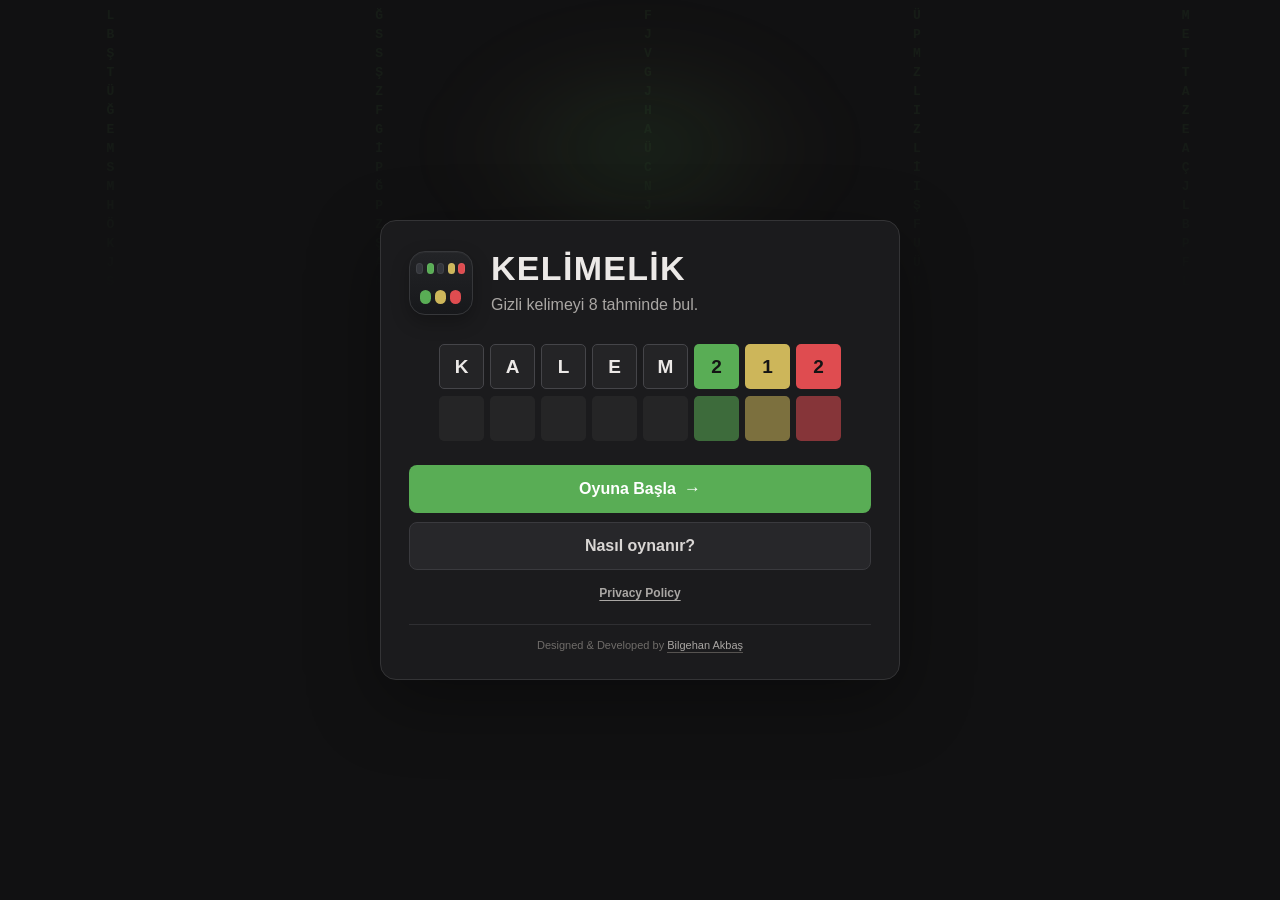
<file: index.html>
<!doctype html>
<html lang="tr">
<head>
<meta charset="utf-8">
<meta name="viewport" content="width=device-width,initial-scale=1,viewport-fit=cover">
<meta name="theme-color" content="#111111">
<meta name="description" content="Kelimelik — Türkçe kelime tahmin oyunu.">
<meta name="robots" content="index,follow">
<meta name="referrer" content="strict-origin-when-cross-origin">
<meta http-equiv="Content-Security-Policy" content="default-src 'self'; script-src 'self' https://cdn.jsdelivr.net/npm/@supabase/supabase-js@2.112.3; style-src 'self' 'unsafe-inline'; img-src 'self' data:; font-src 'self'; connect-src 'self' https://sozluk.gov.tr https://ggezbkgqgzghygltqqsb.supabase.co wss://ggezbkgqgzghygltqqsb.supabase.co; worker-src 'self'; manifest-src 'self'; frame-src 'none'; object-src 'none'; base-uri 'self'; form-action 'self'; frame-ancestors 'none'">
<meta property="og:type" content="website">
<meta property="og:title" content="Kelimelik">
<meta property="og:description" content="Kelimelik'te paylaşılan bulmacayı çöz. Türkçe kelime tahmin oyununa katıl.">
<meta property="og:image" content="https://kelime-lik.vercel.app/assets/social-card.png?v=20">
<meta property="og:image:secure_url" content="https://kelime-lik.vercel.app/assets/social-card.png?v=20">
<meta property="og:image:type" content="image/png">
<meta property="og:image:width" content="1200">
<meta property="og:image:height" content="630">
<meta property="og:image:alt" content="Kelimelik Türkçe kelime oyunu">
<meta property="og:site_name" content="Kelimelik">
<meta property="og:locale" content="tr_TR">
<meta name="twitter:card" content="summary_large_image">
<meta name="twitter:title" content="Kelimelik">
<meta name="twitter:description" content="Kelimelik'te paylaşılan bulmacayı çöz. Türkçe kelime tahmin oyununa katıl.">
<meta name="twitter:image" content="https://kelime-lik.vercel.app/assets/social-card.png?v=20">
<title>Kelimelik</title>
<link rel="canonical" href="https://kelime-lik.vercel.app/">
<link rel="manifest" href="manifest.webmanifest">
<link rel="icon" href="assets/favicon.svg" type="image/svg+xml">
<link rel="apple-touch-icon" href="assets/icon-192.png">
<link rel="stylesheet" href="src/css/style.css">
<link rel="stylesheet" href="src/css/mobile-fixes.css">
</head>
<body>

<section id="homeScreen" class="home-screen">
  <div class="home-ambient matrix-ambient" id="homeAmbient" aria-hidden="true">
    <span class="ambient-halo"></span>
  </div>
  <div class="home-card home-enter-card">
    <div class="home-logo home-enter home-enter-logo">
      <span class="logo-mark large kelimelik-logo home-logo-mark" aria-hidden="true">
        <i class="mk t1"></i><i class="mk t2"></i><i class="mk t3"></i><i class="mk t4"></i><i class="mk t5"></i>
        <i class="mk b1"></i><i class="mk b2"></i><i class="mk b3"></i>
      </span>
      <div>
        <h1>KELİMELİK</h1>
        <p>Gizli kelimeyi 8 tahminde bul.</p>
      </div>
    </div>

    <div class="home-example home-enter home-enter-demo" aria-hidden="true">
      <div class="home-row animated-word-row">
        <span class="animated-letter" data-index="0">K</span>
        <span class="animated-letter" data-index="1">A</span>
        <span class="animated-letter" data-index="2">L</span>
        <span class="animated-letter" data-index="3">E</span>
        <span class="animated-letter" data-index="4">M</span>
        <i class="home-demo-divider"></i>
        <b class="green-box animated-count" id="homeGreenCount">1</b>
        <b class="yellow-box animated-count" id="homeYellowCount">2</b>
        <b class="red-box animated-count" id="homeRedCount">2</b>
      </div>
      <div class="home-row muted">
        <span></span><span></span><span></span><span></span><span></span>
        <i class="home-demo-divider"></i>
        <b class="green-box"></b><b class="yellow-box"></b><b class="red-box"></b>
      </div>
    </div>

    <button id="startGameBtn" class="primary-home-btn home-enter home-enter-start"><span>Oyuna Başla</span><b aria-hidden="true">→</b></button>
    <button id="homeHowBtn" class="secondary-home-btn home-enter home-enter-how">Nasıl oynanır?</button>
    <button id="privacyBtn" class="privacy-home-btn home-enter home-enter-privacy">Privacy Policy</button>

    <footer class="home-footer home-enter home-enter-footer">
      <span>Designed &amp; Developed by
        <a href="https://www.linkedin.com/in/bilgehan-akbas/"
           target="_blank"
           rel="noopener noreferrer">Bilgehan Akbaş</a>
      </span>
    </footer>
  </div>
</section>

<main id="gameScreen" class="page" hidden>
  <header class="topbar">
    <a class="brand" href="#" id="brandHome" aria-label="Ana sayfaya dön">
      <span class="logo-mark kelimelik-logo" aria-hidden="true">
      <i class="mk t1"></i><i class="mk t2"></i><i class="mk t3"></i><i class="mk t4"></i><i class="mk t5"></i>
      <i class="mk b1"></i><i class="mk b2"></i><i class="mk b3"></i>
    </span>
      <span class="brand-text">KELİMELİK</span>
    </a>
    <nav class="top-actions" aria-label="Oyun menüsü">
      <button class="top-btn top-tooltip how-top-btn" id="gameHowBtn" aria-label="Nasıl oynanır" data-tooltip="Nasıl oynanır"><span class="top-icon">?</span></button>
      <button class="top-btn top-tooltip share-top-btn" id="gameShareBtn" aria-label="Bulmacayı paylaş" data-tooltip="Bulmacayı paylaş"><svg class="top-share-icon" viewBox="0 0 24 24" aria-hidden="true">
          <path d="M12 16V4"></path>
          <path d="M8 8l4-4 4 4"></path>
          <path d="M5 12v7h14v-7"></path>
        </svg></button>
      <button class="top-btn top-tooltip new-game-top-btn" id="modeBtn" aria-label="Yeni oyun" data-tooltip="Yeni oyun"><span class="top-icon">↻</span></button>
      <button class="top-btn top-tooltip profile-top-btn" id="profileBtn" aria-label="Profil" data-tooltip="Profil">
        <svg class="top-profile-icon" viewBox="0 0 24 24" aria-hidden="true">
          <circle cx="12" cy="8" r="3.25"></circle>
          <path d="M5.5 19c.8-3.4 3-5.25 6.5-5.25S17.7 15.6 18.5 19"></path>
        </svg>
      </button>
    </nav>

    <div class="game-mode-strip" id="gameModeStrip" aria-live="polite">
      <span id="gameModeLabel">Kelimelik · 5 Harf</span>
      <span id="gameTimerLabel">00:00</span>
    </div>
  </header>

  <section class="game-area">
    <div id="board" class="board"></div>
  </section>

  <div id="gameStatus" class="sr-only" role="status" aria-live="polite" aria-atomic="true"></div>

  <section class="keyboard-shell" aria-label="Oyun klavyesi">
    <div id="keyboard" class="keyboard"></div>
  </section>
</main>

<div class="modal-backdrop" id="modalBackdrop" hidden>
  <section class="modal" role="dialog" aria-modal="true" aria-label="Kelimelik penceresi">
    <button class="modal-close" id="modalClose" type="button" aria-label="Pencereyi kapat">×</button>
    <div id="modalBody"></div>
  </section>
</div>

<script src="src/js/game-core.js"></script>
<script src="src/js/word-pools.js"></script>
<script src="src/js/online-config.js"></script>
<script src="src/js/online.js"></script>
<script src="src/js/app.js"></script>
<script src="src/js/ui-patches.js"></script>
<script src="src/js/mobile-fixes.js"></script>
</body>
</html>
</file>
<file: src/css/style.css>
:root{
  --bg:#111112;--panel:#1d1d1f;--panel-2:#29292d;--tile:#2e2e2f;--key:#3b3b3f;
  --text:#ece9e7;--muted:#9b9895;--border:#3a3a3e;
  --red:#df4c50;--yellow:#cdb65a;--green:#59ad55
}
html.color-blind{
  --green:#e69f00;
  --yellow:#56b4e9;
  --red:#cc79a7
}
*{box-sizing:border-box}
[hidden]{display:none!important}
html,body{margin:0;min-height:100%;background:var(--bg);color:var(--text)}
body{font-family:Arial,Helvetica,sans-serif;font-weight:700}
button,input{font:inherit}
button{color:inherit}
button,a{-webkit-tap-highlight-color:transparent}

.sr-only{
  position:absolute!important;
  width:1px!important;height:1px!important;
  padding:0!important;margin:-1px!important;
  overflow:hidden!important;clip:rect(0,0,0,0)!important;
  white-space:nowrap!important;border:0!important
}

/* Home */
.home-screen{
  min-height:100vh;min-height:100dvh;display:grid;place-items:center;
  position:relative;isolation:isolate;overflow:hidden;
  padding-top:max(24px,env(safe-area-inset-top));
  padding-right:max(24px,env(safe-area-inset-right));
  padding-bottom:max(24px,env(safe-area-inset-bottom));
  padding-left:max(24px,env(safe-area-inset-left));
  background:var(--bg)
}
.home-screen > .home-card{position:relative;z-index:2}
.home-card{
  width:min(520px,100%);padding:28px;border:1px solid #343436;border-radius:16px;
  background:#1b1b1d;box-shadow:0 22px 70px rgba(0,0,0,.35)
}
.home-logo{display:flex;align-items:center;gap:18px}
.home-logo h1{margin:0;font-family:"Arial Black",Impact,sans-serif;font-size:34px;letter-spacing:1.3px}
.home-logo p{margin:5px 0 0;color:#aaa7a4;font-weight:500;line-height:1.45}

.logo-mark{
  position:relative;display:block;flex:0 0 auto;width:39px;height:39px;border-radius:11px;
  background:linear-gradient(180deg,#232427 0%,#17181b 100%);
  border:1px solid #36373a;box-shadow:inset 0 1px 0 rgba(255,255,255,.03),0 7px 18px rgba(0,0,0,.26)
}
.logo-mark.large{width:64px;height:64px;border-radius:16px}
.logo-mark .mk{position:absolute;display:block;border-radius:4px}
.logo-mark .t1,.logo-mark .t2,.logo-mark .t3,.logo-mark .t4,.logo-mark .t5{
  top:18%;width:12%;height:18%;background:#34363c;border:1px solid rgba(255,255,255,.06)
}
.logo-mark.large .t1,.logo-mark.large .t2,.logo-mark.large .t3,.logo-mark.large .t4,.logo-mark.large .t5{border-radius:6px}
.logo-mark .t1{left:10%}.logo-mark .t2{left:27%}.logo-mark .t3{left:44%}.logo-mark .t4{left:61%}.logo-mark .t5{left:78%}
.logo-mark .t2{background:var(--green)}.logo-mark .t4{background:var(--yellow)}.logo-mark .t5{background:var(--red)}
.logo-mark .b1,.logo-mark .b2,.logo-mark .b3{bottom:16%;height:22%;border-radius:6px}
.logo-mark .b1{left:16%;width:18%;background:var(--green)}
.logo-mark .b2{left:40%;width:18%;background:var(--yellow)}
.logo-mark .b3{left:64%;width:18%;background:var(--red)}

.home-example{margin:28px 0 24px;display:grid;gap:7px}
.home-row{display:grid;grid-template-columns:repeat(5,45px) repeat(3,45px);justify-content:center;gap:6px}
.home-row span,.home-row b{
  width:45px;height:45px;display:grid;place-items:center;border-radius:5px;
  background:var(--tile);font-size:19px;font-weight:900
}
.home-row .green-box{background:var(--green)}.home-row .yellow-box{background:var(--yellow)}.home-row .red-box{background:var(--red)}
.home-row.muted{opacity:.55}
.primary-home-btn,.secondary-home-btn{width:100%;height:48px;border-radius:8px;cursor:pointer;font-weight:900}
.primary-home-btn{border:0;background:var(--green);color:#fff}
.secondary-home-btn{margin-top:9px;border:1px solid var(--border);background:#27272a;color:#d9d6d4}
.privacy-home-btn{
  display:block;margin:12px auto 0;padding:4px 8px;border:0;background:transparent;
  color:#aaa7a4;text-decoration:underline;text-underline-offset:3px;cursor:pointer;font-size:12px;font-weight:600
}
.privacy-home-btn:hover{color:#e2dfdc}
.home-footer{
  margin-top:20px;padding-top:14px;border-top:1px solid #2f2f32;
  text-align:center;color:#6f6c69;font-size:11px;font-weight:500
}
.home-footer a{
  color:#a9a6a3;text-decoration:none;border-bottom:1px solid #565350;padding-bottom:1px;
  transition:color .14s ease,border-color .14s ease
}
.home-footer a:hover{color:#f0ece9;border-color:#8f8c89}

/* Home animation: 5 letters + 3 counters move together */
.animated-word-row .animated-letter,.animated-word-row .animated-count{
  position:relative;overflow:hidden;will-change:transform,opacity
}
.animated-word-row .home-row-out{animation:homeRowOut .18s cubic-bezier(.4,0,.2,1) forwards}
.animated-word-row .home-row-in{animation:homeRowIn .25s cubic-bezier(.2,.8,.2,1) forwards}
@keyframes homeRowOut{from{transform:translateY(0) scale(1);opacity:1}to{transform:translateY(-12px) scale(.97);opacity:0}}
@keyframes homeRowIn{from{transform:translateY(12px) scale(.97);opacity:0}to{transform:translateY(0) scale(1);opacity:1}}

/* Game header */
.page{width:min(100%,860px);margin:0 auto;min-height:100vh;min-height:100dvh;padding:10px 10px 14px}
.topbar{
  position:relative;overflow:visible;
  width:min(700px,calc(100% - 20px));min-height:66px;margin:14px auto 0;padding:8px 13px;
  display:grid;grid-template-columns:auto minmax(0,1fr) auto;grid-template-areas:"brand mode actions";
  align-items:center;gap:10px;
  border:1px solid #343436;border-radius:12px;background:#1c1c1e
}
.brand{grid-area:brand;display:flex;align-items:center;gap:13px;min-width:0;color:#e9e6e4;text-decoration:none}
.brand-text{font-family:"Arial Black",Impact,sans-serif;font-size:21px;letter-spacing:1.4px}
.top-actions{grid-area:actions;display:flex;gap:9px;justify-self:end}.menu-wrap{position:relative}
.top-btn{
  width:48px;height:48px;display:grid;place-items:center;border:1px solid #3f3f44;border-radius:10px;
  background:linear-gradient(180deg,#39393e,#2f2f34);color:#ece9e7;cursor:pointer;text-decoration:none;
  box-shadow:0 3px 10px rgba(0,0,0,.18);
  transition:transform .14s ease,background .14s ease,border-color .14s ease,box-shadow .14s ease
}
.top-btn:hover{
  transform:translateY(-1px);background:linear-gradient(180deg,#434349,#36363c);
  border-color:#595960;box-shadow:0 7px 18px rgba(0,0,0,.24)
}
.top-btn:active{transform:translateY(0) scale(.97)}
.top-icon{display:block;font-size:24px;line-height:1;font-weight:800}
.how-top-btn .top-icon{font-size:21px;color:#d8d5d2}
.new-game-top-btn .top-icon{font-size:28px;color:#d8d5d2}
.stats-top-btn .top-icon{font-size:23px;color:#d8d5d2}
.top-tooltip{position:relative;overflow:visible}
.top-tooltip::after{
  content:attr(data-tooltip);position:absolute;left:50%;top:calc(100% + 10px);z-index:120;
  transform:translateX(-50%) translateY(-3px);width:max-content;padding:7px 10px;
  border:1px solid #44444a;border-radius:7px;background:#151517;color:#f2efec;
  font-size:12px;font-weight:700;white-space:nowrap;opacity:0;visibility:hidden;pointer-events:none;
  box-shadow:0 8px 24px rgba(0,0,0,.38);
  transition:opacity .14s ease,transform .14s ease,visibility .14s ease
}
.top-tooltip:hover::after,.top-tooltip:focus-visible::after{opacity:1;visibility:visible;transform:translateX(-50%) translateY(0)}

/* Board */
.game-area{margin-top:14px;display:flex;justify-content:center;overflow-x:auto}
.board{
  --s:45px;display:grid;grid-template-columns:repeat(5,var(--s)) repeat(3,var(--s));
  grid-auto-rows:var(--s);gap:5px;min-width:max-content;
  padding-block:6px
}
.tile,.counter{
  width:var(--s);height:var(--s);display:grid;place-items:center;border:0;border-radius:5px;
  font-size:20px;font-weight:900;user-select:none
}
.tile{background:var(--tile);color:#e7e3e0;cursor:pointer}
.tile.state-red{background:var(--red)}.tile.state-yellow{background:var(--yellow)}.tile.state-green{background:var(--green)}
.counter{font-size:21px}.counter-green{background:var(--green)}.counter-yellow{background:var(--yellow)}.counter-red{background:var(--red)}
.tile.invalid-word{
  border:1px solid var(--red)!important;
  color:#fff!important;
  animation:invalidWordShakeRed .58s cubic-bezier(.36,.07,.19,.97)
}
@keyframes invalidWordShakeRed{
  0%,100%{
    transform:translateX(0);
    background:var(--tile)
  }
  12%{
    transform:translateX(-6px) rotate(-1deg);
    background:var(--red)
  }
  26%{
    transform:translateX(6px) rotate(1deg);
    background:#b9363d
  }
  40%{
    transform:translateX(-5px);
    background:var(--red)
  }
  55%{
    transform:translateX(5px);
    background:#b9363d
  }
  70%{
    transform:translateX(-3px);
    background:var(--red)
  }
  86%{
    transform:translateX(2px);
    background:#b9363d
  }
}

.tile.tile-pop,.live-tile.tile-pop{
  animation:tilePop .24s cubic-bezier(.2,.9,.3,1.35)
}
@keyframes tilePop{
  0%{transform:scale(.78);filter:brightness(1.35)}
  62%{transform:scale(1.12)}
  100%{transform:scale(1);filter:brightness(1)}
}

.tile.tile-submit,.live-tile.tile-submit{
  animation:tileSubmit .48s cubic-bezier(.25,.72,.3,1) var(--reveal-delay,0ms) both
}
@keyframes tileSubmit{
  0%{transform:translateY(0) scale(1)}
  38%{transform:translateY(-7px) scale(1.07);filter:brightness(1.24)}
  72%{transform:translateY(2px) scale(.98)}
  100%{transform:translateY(0) scale(1);filter:brightness(1)}
}

.counter.counter-reveal,.live-counters b.counter-reveal{
  animation:counterReveal .38s cubic-bezier(.2,.9,.3,1.3)
}
@keyframes counterReveal{
  0%{transform:scale(.45);opacity:.25}
  65%{transform:scale(1.22);opacity:1}
  100%{transform:scale(1);opacity:1}
}

/* Modals */
.modal-backdrop{position:fixed;inset:0;z-index:50;display:grid;place-items:center;padding:16px;background:rgba(0,0,0,.72)}
.modal{
  position:relative;width:min(476px,100%);max-height:85vh;overflow:auto;padding:24px 25px;
  border:1px solid #3d3d3f;border-radius:11px;background:#1f1f20;box-shadow:0 20px 70px rgba(0,0,0,.5);
  scrollbar-width:none
}
.modal::-webkit-scrollbar{display:none}
.modal-close{position:absolute;right:12px;top:12px;width:43px;height:43px;border:0;border-radius:6px;background:#0e0e0f;font-size:31px;cursor:pointer}
.modal h2{margin:0 50px 18px 0;font-size:23px}.modal h3{margin:22px 0 9px}
.modal p,.modal li{color:#ccc9c6;font-weight:600;line-height:1.55;font-size:14px}
.menu-list{display:grid;gap:10px;margin-top:14px}
.menu-action{
  width:100%;min-height:64px;padding:12px 14px;border:1px solid #3d3d41;border-radius:9px;
  background:#29292d;color:#f0ece9;text-align:left;cursor:pointer;
  transition:background .14s ease,border-color .14s ease,transform .12s ease
}
.menu-action:hover{background:#343439;border-color:#55555b;transform:translateY(-1px)}
.menu-action b{display:block;color:#f2efec;font-size:16px;margin-bottom:4px}
.menu-action small{display:block;color:#aaa7a4;font-size:12px;font-weight:500;line-height:1.4}
.menu-action.coming-soon{position:relative;opacity:.58;cursor:not-allowed}
.coming-soon-badge{
  display:inline-block;margin-bottom:7px;padding:3px 7px;border-radius:999px;background:#34343a;
  color:#c7c4c1;font-size:10px;font-weight:800;letter-spacing:.5px;text-transform:uppercase
}
.length-options{display:grid;grid-template-columns:repeat(3,1fr);gap:9px;margin-top:14px}
.length-btn{
  min-height:74px;border:1px solid #3d3d41;border-radius:9px;background:#29292d;color:#f0ece9;
  cursor:pointer;font-weight:900;font-size:20px
}
.length-btn:hover{background:#343439;border-color:#55555b}
.length-btn small{display:block;margin-top:4px;font-size:11px;color:#9c9996;font-weight:500}
.start-btn{width:100%;height:40px;margin-top:18px;border:0;border-radius:6px;background:var(--green);font-weight:900;cursor:pointer}

/* Statistics */
.stats-grid{display:grid;grid-template-columns:repeat(2,1fr);gap:10px;margin:14px 0 18px}
.stat-card{border:1px solid #3b3b3f;border-radius:9px;background:#29292d;padding:12px}
.stat-card b{display:block;font-size:25px;color:#f3f0ed}
.stat-card span{display:block;margin-top:3px;color:#9e9b98;font-size:12px;font-weight:500}
.daily-status{
  display:flex;align-items:center;justify-content:space-between;gap:14px;
  border:1px solid #3b3b3f;border-radius:9px;background:#26262a;padding:13px 15px;
  color:#c9c6c3;line-height:1.4
}
.daily-status-text{color:#f0ece9;font-size:14px;font-weight:850}
.daily-status time{color:#9f9b98;font-size:12px;font-weight:700;white-space:nowrap}
.guess-distribution{display:grid;gap:5px;margin-top:14px}
.guess-dist-row{display:grid;grid-template-columns:22px 1fr 28px;gap:8px;align-items:center;font-size:12px;color:#bcb8b5}
.guess-dist-track{height:24px;border-radius:5px;background:#2b2b2e;overflow:hidden}
.guess-dist-fill{height:100%;min-width:3px;background:var(--green)}.guess-dist-value{text-align:right}

/* Privacy */
.privacy-policy h3{margin:20px 0 7px;font-size:15px}
.privacy-policy p,.privacy-policy li{font-size:13px;font-weight:500}
.privacy-policy .policy-date{color:#8d8a87;font-size:12px}

/* Launch-ready stats tabs */
.stats-tabs{
  display:grid;
  grid-template-columns:repeat(4,minmax(0,1fr));
  gap:8px;
  margin:0 0 10px;
}
.stats-tab,
.stats-subtab{
  min-width:0;
  height:36px;
  padding:0 10px;
  border:1px solid #3b3b3f;
  border-radius:9px;
  background:#28282c;
  color:#aaa7a4;
  cursor:pointer;
  font-size:12px;
  font-weight:800;
}
.stats-tab:hover,
.stats-subtab:hover{background:#323237;color:#e6e2df}
.stats-tab.active,
.stats-subtab.active{
  background:#3b4939;
  border-color:#557252;
  color:#e9f1e7;
}
.stats-subtabs{
  display:none;
  align-items:center;
  gap:6px;
  margin:0 0 14px;
}
.stats-subtabs.visible{display:flex}
.stats-subtabs span{
  color:#9f9b98;
  font-size:12px;
  font-weight:700;
}
.stats-subtabs-track{
  display:inline-grid;
  grid-template-columns:repeat(3,minmax(0,1fr));
  gap:6px;
  width:172px;
}
.stats-subtab{
  height:30px;
  padding:0;
  font-size:11px;
}

/* 404 */
.error-page{
  min-height:100vh;
  display:grid;
  place-items:center;
  padding:24px;
  background:var(--bg);
}
.error-card{
  width:min(460px,100%);
  padding:32px;
  text-align:center;
  border:1px solid #343436;
  border-radius:16px;
  background:#1b1b1d;
}
.error-logo{margin:0 auto 20px}
.error-code{
  margin:0;
  font-size:72px;
  line-height:1;
  font-family:"Arial Black",Impact,sans-serif;
}
.error-card p{color:#aaa7a4;line-height:1.5}
.error-home{
  display:inline-grid;
  place-items:center;
  min-width:180px;
  height:44px;
  margin-top:12px;
  border-radius:8px;
  background:var(--green);
  color:#fff;
  text-decoration:none;
}


.share-btn{
  width:100%;
  height:42px;
  margin-top:16px;
  border:1px solid #4a4a50;
  border-radius:7px;
  background:#2b2b30;
  color:#efebe8;
  cursor:pointer;
  font-weight:900;
}
.share-btn:hover{
  background:#35353b;
  border-color:#5b5b62;
}


.stats-actions{
  display:flex;justify-content:flex-end;margin-top:14px
}
.stats-reset-btn{
  height:34px;padding:0 12px;border-radius:8px;border:1px solid #47474d;
  background:#26262a;color:#d8d4d1;cursor:pointer;font-size:12px;font-weight:800
}
.stats-reset-btn:hover{
  background:#303036;color:#f3efec
}
.stats-modal-body{padding-bottom:4px}
.stats-modal-body .modal{
  scrollbar-width:none;
}
.stats-modal-body .modal::-webkit-scrollbar{width:0;height:0}


/* v29 */
.settings-top-btn .top-icon{font-size:22px}

#gameScreen.reduce-motion *,
#gameScreen.reduce-motion *::before,
#gameScreen.reduce-motion *::after{
  animation-duration:.001ms!important;
  animation-iteration-count:1!important;
  transition-duration:.001ms!important
}

.settings-row{
  display:flex;align-items:center;justify-content:space-between;gap:16px;
  padding:15px 0;border-top:1px solid #323236;border-bottom:1px solid #323236
}
.settings-row b,.settings-row span{display:block}
.settings-row span{margin-top:3px;color:#8e8a87;font-size:12px}
.settings-row + .settings-row{border-top:0}

.switch{position:relative;width:48px;height:26px;flex:0 0 auto}
.switch input{position:absolute;opacity:0;pointer-events:none}
.switch span{position:absolute;inset:0;border-radius:999px;background:#3a3a3f;cursor:pointer}
.switch span::after{
  content:"";position:absolute;width:20px;height:20px;left:3px;top:3px;
  border-radius:50%;background:#eee;transition:transform .15s ease
}
.switch input:checked + span{background:var(--green)}
.switch input:checked + span::after{transform:translateX(22px)}
.settings-links{display:grid;gap:9px;margin-top:16px}
.link-action{text-decoration:none}

.result-hero{
  margin:-4px 0 16px;padding:17px;border-radius:14px;text-align:center;
  border:1px solid #3b3b40;background:#27272b
}
.result-hero.win{
  background:linear-gradient(180deg,rgba(89,173,85,.18),rgba(39,39,43,.9));
  border-color:rgba(89,173,85,.35)
}
.result-hero.lose{
  background:linear-gradient(180deg,rgba(223,76,80,.12),rgba(39,39,43,.9))
}
.result-hero h2{
  display:flex;align-items:center;justify-content:center;gap:7px;
  margin:6px 0;line-height:1.15;text-align:center
}
.result-celebration{display:inline-block;line-height:1;transform:translateY(1px)}
.result-hero p{margin:4px 0}
.result-badge{font-size:10px;font-weight:900;letter-spacing:1.5px;color:#aaa7a4}

.result-word-card{
  padding:15px;border:1px solid #3b3b40;border-radius:12px;background:#28282c
}
.result-word-label{
  display:block;color:#8f8b88;font-size:11px;text-transform:uppercase;letter-spacing:1px
}
.result-word-card>strong{display:block;margin:5px 0 12px;font-size:26px;letter-spacing:2px}
.result-word-actions{display:flex;flex-wrap:wrap;gap:7px}
.compact-action{
  display:inline-grid;place-items:center;min-height:34px;padding:0 10px;
  border:1px solid #45454a;border-radius:7px;background:#323237;color:#e4e0dd;
  text-decoration:none;cursor:pointer;font-size:11px;font-weight:800
}
.danger-soft{color:#efb1b4}

.result-actions{margin-top:12px}

.history-list{display:grid;gap:7px}
.history-item{
  display:grid;grid-template-columns:34px 1fr auto;align-items:center;gap:8px;
  padding:10px;border:1px solid #37373b;border-radius:9px;background:#27272b
}
.history-item b,.history-item span{display:block}
.history-item span{margin-top:2px;color:#8d8986;font-size:11px}
.history-meaning{
  border:0;background:transparent;color:#aaa7a4;cursor:pointer;
  font-size:11px;font-weight:800;padding:7px 4px
}
.history-meaning:hover{color:#eee9e5}
.history-favorite{
  width:32px;height:32px;border:0;background:transparent;
  color:#e8c95d;cursor:pointer;font-size:20px
}
.history-favorite-muted{display:grid;place-items:center;opacity:.28;cursor:default}
.history-meaning-muted{opacity:.32;cursor:default}


.favorite-tags{display:flex;flex-wrap:wrap;gap:7px}
.favorite-tag{
  border:1px solid #4b4634;border-radius:999px;background:#302d22;color:#e8cf74;
  padding:6px 9px;text-decoration:none;font-size:11px;font-weight:800;cursor:pointer
}
.empty-state{color:#787572;font-size:12px}

.stats-grid-detailed{grid-template-columns:repeat(3,1fr)}

.confetti-layer{
  position:fixed;inset:0;z-index:1000;pointer-events:none;overflow:hidden
}
.confetti-piece{
  position:absolute;
  top:-10vh;
  width:var(--w,8px);
  height:var(--h,14px);
  border-radius:2px;
  opacity:0;
  will-change:transform,opacity;
  animation:confettiRain var(--duration,3s) linear var(--delay,0s) forwards
}
.confetti-shape-1{border-radius:50%}
.confetti-shape-2{
  height:calc(var(--h,14px) * .58);
  border-radius:1px
}
@keyframes confettiRain{
  0%{
    opacity:0;
    transform:translate3d(0,-8vh,0) rotate(0deg)
  }
  7%{opacity:1}
  32%{
    transform:translate3d(var(--drift-a),34vh,0) rotate(calc(var(--spin) * .32))
  }
  64%{
    transform:translate3d(var(--drift-b),72vh,0) rotate(calc(var(--spin) * .68))
  }
  92%{opacity:1}
  100%{
    opacity:0;
    transform:translate3d(var(--drift-a),112vh,0) rotate(var(--spin))
  }
}

@media(max-width:600px){
  .result-word-actions{display:grid;grid-template-columns:1fr 1fr}
  .compact-action:last-child{grid-column:1/-1}
  .stats-grid-detailed{grid-template-columns:repeat(2,1fr)}
}





/* Keyboard */
.keyboard-shell{
  width:min(700px,calc(100% - 20px));
  margin:12px auto 0;
  padding:10px 10px 9px;
  border:1px solid var(--border);
  border-radius:12px;
  background:#1d1d1e
}
.keyboard{display:flex;flex-direction:column;gap:7px}
.key-row{width:100%;display:flex;justify-content:center;gap:5px}
.key-row:nth-child(2){padding-inline:18px}
.key-row:nth-child(3){padding-inline:38px}
.key{
  flex:0 0 49px;min-width:49px;width:49px;height:43px;padding:0;border:0;border-radius:7px;
  background:var(--key);color:#eee8e5;font-size:14px;font-weight:900;cursor:pointer;
  transition:background .12s ease,color .12s ease,transform .08s ease
}
.key.action{flex:0 0 62px;width:62px;font-size:19px}
.key:active{transform:translateY(1px)}
.key.used{background:#111112!important;color:#5f5d5c!important;border:1px solid #242426}
.key.hint-locked{opacity:.38;cursor:not-allowed}
.key.hint-used{background:#111112!important;color:#5f5d5c!important;opacity:.65;cursor:not-allowed}
.tile:focus:not(:focus-visible),.key:focus:not(:focus-visible){outline:none}

.tooltip-btn{position:relative;overflow:visible}
.tooltip-btn::after{
  content:attr(data-tooltip);position:absolute;left:50%;bottom:calc(100% + 10px);z-index:100;
  transform:translateX(-50%) translateY(4px);width:max-content;max-width:220px;padding:8px 10px;
  border:1px solid #45454a;border-radius:7px;background:#171719;color:#f1eeeb;
  font-size:12px;font-weight:700;line-height:1.25;white-space:nowrap;opacity:0;visibility:hidden;
  pointer-events:none;box-shadow:0 8px 24px rgba(0,0,0,.38);
  transition:opacity .14s ease,transform .14s ease,visibility .14s ease
}
.tooltip-btn:hover::after,.tooltip-btn:focus-visible::after{
  opacity:1;visibility:visible;transform:translateX(-50%) translateY(0)
}

/* Responsive / Mobile */
html,body{max-width:100%;overflow-x:hidden}
button,a{touch-action:manipulation}
.board{gap:var(--board-gap,6px)}
/* Harf/kutu animasyonları scale/translate ile geçici olarak büyüyebilir.
   game-area'yı iki eksende kırpmak, hızlı yazarken animasyonların
   birbirine/viewport'a taşarak geçici çakışma oluşturmasını engeller. */
.game-area{overflow:hidden}

@media(max-width:760px){
  .page{
    width:100%;
    padding-top:max(7px,env(safe-area-inset-top));
    padding-right:max(7px,env(safe-area-inset-right));
    padding-bottom:max(18px,env(safe-area-inset-bottom));
    padding-left:max(7px,env(safe-area-inset-left))
  }
  .topbar{width:100%;height:60px;margin:12px 0 0;padding:6px 8px;gap:8px}
  .brand{gap:9px;min-width:0}
  .logo-mark{width:34px;height:34px;border-radius:10px}
  .brand-text{font-size:17px;letter-spacing:1px;white-space:nowrap}
  .top-actions{gap:6px;flex:0 0 auto}
  .top-btn{width:42px;height:42px;border-radius:9px}
  .top-icon{font-size:21px}.new-game-top-btn .top-icon{font-size:25px}

  .game-area{width:100%;margin-top:13px;display:flex;justify-content:center;padding:0}
  .board{width:max-content;max-width:100%;min-width:0;margin:0 auto;gap:var(--board-gap,4px)}
  .tile,.counter{font-size:clamp(15px,4.6vw,20px);border-radius:5px}
  .counter{font-size:clamp(15px,4.8vw,20px)}

  .keyboard-shell{
    width:100%;margin-top:12px;padding:8px 4px max(9px,env(safe-area-inset-bottom));border-radius:10px
  }
  .keyboard{gap:6px}
  .key-row{gap:3px}
  .key-row:nth-child(2){padding-inline:5px}
  .key-row:nth-child(3){padding-inline:8px}
  .key{
    min-width:0;width:auto;flex:1 1 0;height:clamp(40px,11.5vw,46px);
    border-radius:6px;font-size:clamp(10px,3vw,13px)
  }
  .key.action{flex:0 0 clamp(40px,12.5vw,52px);width:clamp(40px,12.5vw,52px);font-size:18px}
  .key-row:last-child{flex-wrap:nowrap;padding:1px 0 0}
  .key-row:last-child .key.action{
    flex:0 0 clamp(58px,18vw,72px);width:clamp(58px,18vw,72px)
  }

  .modal-backdrop{
    place-items:center;
    padding:max(12px,env(safe-area-inset-top)) max(10px,env(safe-area-inset-right)) max(12px,env(safe-area-inset-bottom)) max(10px,env(safe-area-inset-left))
  }
  .modal{
    width:min(100%,520px);max-height:calc(100dvh - max(24px,env(safe-area-inset-top)));
    padding:58px 16px max(18px,env(safe-area-inset-bottom));
    border-radius:16px;overscroll-behavior:contain
  }
  .modal-close{
    position:absolute;float:none;right:14px;top:14px;z-index:3;margin:0;
    width:40px;height:40px;font-size:27px
  }
  #modalBody > h2{margin:0 48px 18px 0;font-size:21px}
  .modal h3{margin-top:18px}
  .menu-action{min-height:58px;padding:11px 12px}
  .menu-action b{font-size:15px}
  .length-btn{min-height:68px}

  .stats-tabs{grid-template-columns:repeat(2,minmax(0,1fr))}
  .stats-subtabs{justify-content:space-between;flex-wrap:wrap}
  .stats-subtabs-track{width:100%;max-width:172px}
  .stats-grid-detailed{grid-template-columns:repeat(2,minmax(0,1fr))}
  .stat-card{padding:10px}.stat-card b{font-size:22px}
  .result-word-actions{display:grid;grid-template-columns:1fr 1fr;gap:7px}
  .compact-action{min-height:40px}.compact-action:last-child{grid-column:1/-1}
.history-item{grid-template-columns:32px minmax(0,1fr) auto;padding:9px 8px}
  .history-item div{min-width:0}
  .history-item b{overflow:hidden;text-overflow:ellipsis;white-space:nowrap}
}

@media(max-width:600px){
  .home-screen{
    padding-top:max(14px,env(safe-area-inset-top));
    padding-right:max(14px,env(safe-area-inset-right));
    padding-bottom:max(14px,env(safe-area-inset-bottom));
    padding-left:max(14px,env(safe-area-inset-left))
  }
  .home-card{padding:21px 16px;border-radius:16px}
  .home-logo{gap:14px}.home-logo h1{font-size:28px}.home-logo p{font-size:14px}
  .logo-mark.large{width:56px;height:56px}
  .home-example{margin:24px 0 21px}
  .home-row{grid-template-columns:repeat(5,min(10.7vw,45px)) repeat(3,min(10.7vw,45px));gap:5px}
  .home-row span,.home-row b{
    width:min(10.7vw,45px);height:min(10.7vw,45px);font-size:clamp(15px,4.8vw,19px)
  }
}

@media(max-width:420px){
  .page{
    padding-right:max(5px,env(safe-area-inset-right));
    padding-left:max(5px,env(safe-area-inset-left))
  }
  .topbar{height:56px;margin-top:10px;padding:5px 6px}
  .logo-mark{width:32px;height:32px}
  .brand{gap:7px}.brand-text{font-size:16px;letter-spacing:.7px}
  .top-actions{gap:4px}.top-btn{width:36px;height:36px}.top-icon{font-size:19px}
  .game-area{margin-top:10px}
  .keyboard-shell{margin-top:9px;padding-inline:3px}
  .keyboard{gap:5px}
  .key-row{gap:2px}
  .key-row:nth-child(2),.key-row:nth-child(3){padding-inline:0}
  .key{font-size:clamp(9px,2.85vw,12px)}
  .key.action{flex-basis:clamp(37px,11.5vw,47px);width:clamp(37px,11.5vw,47px)}
  .key-row:last-child .key.action{
    flex-basis:clamp(56px,18vw,68px);width:clamp(56px,18vw,68px)
  }
  .modal{padding-inline:14px}
  .length-options{gap:7px}.length-btn{font-size:18px}
  .result-word-actions{grid-template-columns:1fr}
  .compact-action:last-child{grid-column:auto}
  .home-card{padding:19px 14px}
  .home-logo{gap:12px}.home-logo h1{font-size:25px}.home-logo p{font-size:13px}
  .logo-mark.large{width:52px;height:52px}
}

@media(max-width:350px){
  .brand-text{font-size:14px;letter-spacing:.45px}
  .top-btn{width:35px;height:35px}
  .home-logo h1{font-size:23px}
  .home-logo p{font-size:12px}
  .key-row{gap:1px}
  .key{font-size:9px}
}

@media(hover:none){.top-tooltip::after,.tooltip-btn::after{display:none}}
@media(prefers-reduced-motion:reduce){
  .animated-word-row .home-row-out,.animated-word-row .home-row-in{animation:none}
}


/* RC5 — TDK meaning + clean share action */
.share-btn{
  display:flex;
  align-items:center;
  justify-content:center;
  gap:9px;
}
.share-icon{
  width:19px;
  height:19px;
  flex:0 0 auto;
  fill:none;
  stroke:currentColor;
  stroke-width:2;
  stroke-linecap:round;
  stroke-linejoin:round
}

.meaning-modal{min-height:150px}
.meaning-source{
  display:block;
  margin:4px 48px 5px 0;
  color:#8d8986;
  font-size:10px;
  font-weight:900;
  letter-spacing:1.1px;
  text-transform:uppercase
}
.meaning-modal h2{
  margin-top:0;
  font-size:27px;
  letter-spacing:1px
}
.meaning-loading{
  min-height:90px;
  display:flex;
  align-items:center;
  gap:10px;
  color:#aaa6a2;
  font-size:13px
}
.meaning-spinner{
  width:17px;
  height:17px;
  border:2px solid #44444a;
  border-top-color:#bdb9b5;
  border-radius:50%;
  animation:meaningSpin .7s linear infinite
}
@keyframes meaningSpin{to{transform:rotate(360deg)}}
.meaning-list{
  margin:8px 0 0;
  padding-left:22px
}
.meaning-list li{
  margin:0 0 10px;
  padding-left:3px;
  color:#d3cfcc;
  font-size:14px;
  font-weight:600;
  line-height:1.5
}
.meaning-credit{
  margin:14px 0 0!important;
  padding-top:11px;
  border-top:1px solid #343438;
  color:#77736f!important;
  font-size:10px!important
}
.meaning-fallback{
  margin-top:10px;
  min-height:38px
}

@media(max-width:420px){
  .share-icon{width:18px;height:18px}
  .meaning-modal h2{font-size:24px}
}


/* RC9 — nested navigation, sharing feedback and accessibility */
.modal-back-btn{
  width:100%;min-height:40px;margin-top:12px;padding:9px 12px;
  border:1px solid #3f3f44;border-radius:7px;background:#202023;color:#c9c5c2;
  cursor:pointer;font-size:13px;font-weight:800
}
.modal-back-btn:hover{background:#2a2a2e;border-color:#55555b;color:#f0ece9}
.app-toast{
  position:fixed;left:50%;bottom:max(22px,env(safe-area-inset-bottom));z-index:200;
  max-width:min(92vw,430px);padding:10px 14px;border:1px solid #45454a;border-radius:8px;
  background:#202023;color:#f0ece9;box-shadow:0 12px 36px rgba(0,0,0,.42);
  font-size:13px;font-weight:800;text-align:center;opacity:0;visibility:hidden;
  transform:translate(-50%,8px);transition:opacity .16s ease,transform .16s ease,visibility .16s ease;
  pointer-events:none
}
.app-toast.show{opacity:1;visibility:visible;transform:translate(-50%,0)}


/* RC11 — kompakt masaüstü oyun görünümü */
@media(min-width:761px){
  .logo-mark{width:37px;height:37px;border-radius:10px}
  .brand{gap:11px}
  .brand-text{font-size:20px}
  .top-actions{gap:7px}
  .top-btn{width:46px;height:46px}
  .top-icon{font-size:21px}
  .new-game-top-btn .top-icon{font-size:25px}
  .tile,.counter{font-size:19px}
  .counter{font-size:20px}
}
@media(min-width:761px) and (max-height:760px){
  .page{padding-top:6px;padding-bottom:8px}
  .topbar{height:60px}
  .game-area{margin-top:9px}
  .keyboard-shell{margin-top:8px;padding-block:7px}
  .key{height:39px}
  .keyboard{gap:5px}
}
@media(min-width:761px) and (max-height:680px){
  .topbar{height:56px}
  .key{height:36px}
  .keyboard{gap:4px}
  .keyboard-shell{padding-block:6px}
}

/* Nasıl oynanır */
.howto-lead{margin-bottom:16px}
.howto-feedback{display:grid;grid-template-columns:1fr;gap:7px;margin:10px 0 15px}
.howto-feedback>div{
  display:grid;grid-template-columns:18px 62px 1fr;align-items:center;gap:7px;
  padding:9px 10px;border:1px solid #37373b;border-radius:8px;background:#28282b
}
.howto-feedback b{font-size:13px}
.howto-feedback small{color:#b7b3b0;font-size:12px;font-weight:600;line-height:1.35}
.howto-dot{width:14px;height:14px;border-radius:4px}
.howto-dot.green{background:var(--green)}
.howto-dot.yellow{background:var(--yellow)}
.howto-dot.red{background:var(--red)}
.howto-example{
  margin:12px 0 18px;padding:11px 12px;border-left:3px solid var(--yellow);
  border-radius:5px;background:#29292c
}
.howto-example>b{font-size:13px}
.howto-example p{margin:5px 0 0}
.howto-rules{padding-left:20px}
.howto-rules li{margin-bottom:7px}

@media(max-width:430px){.daily-status{align-items:flex-start;flex-direction:column;gap:3px}}


/* RC16 — daha canlı ana sayfa */
.home-ambient{
  position:absolute;
  inset:0;
  z-index:0;
  overflow:hidden;
  pointer-events:none
}
.home-glow{
  position:absolute;
  border-radius:999px;
  filter:blur(75px);
  opacity:.11;
  will-change:transform
}
.home-glow.glow-green{
  width:360px;height:360px;
  left:50%;top:4%;
  margin-left:-180px;
  background:var(--green);
  animation:homeGlowGreen 8s ease-in-out infinite alternate
}
.home-glow.glow-yellow{
  width:270px;height:270px;
  right:5%;bottom:2%;
  background:var(--yellow);
  opacity:.065;
  animation:homeGlowYellow 9s ease-in-out -2s infinite alternate
}
@keyframes homeGlowGreen{
  from{transform:translate3d(-26px,-8px,0) scale(.94)}
  to{transform:translate3d(28px,18px,0) scale(1.08)}
}
@keyframes homeGlowYellow{
  from{transform:translate3d(12px,8px,0) scale(1)}
  to{transform:translate3d(-28px,-20px,0) scale(1.12)}
}

.home-ghost{
  position:absolute;
  display:grid;
  place-items:center;
  width:92px;height:92px;
  border:1px solid rgba(255,255,255,.035);
  border-radius:15px;
  background:rgba(255,255,255,.012);
  color:rgba(255,255,255,.028);
  font-family:"Arial Black",Impact,sans-serif;
  font-size:44px;
  font-weight:900;
  animation:homeGhostFloat 7s ease-in-out infinite
}
.home-ghost.ghost-one{left:5%;top:23%;transform:rotate(-8deg)}
.home-ghost.ghost-two{right:6%;top:18%;transform:rotate(9deg);animation-delay:-2.2s}
.home-ghost.ghost-three{right:12%;bottom:8%;transform:rotate(-5deg);animation-delay:-4.2s}
@keyframes homeGhostFloat{
  0%,100%{translate:0 0}
  50%{translate:0 -11px}
}

.home-enter-card{
  animation:homeCardEnter .68s cubic-bezier(.18,.75,.25,1) both
}
@keyframes homeCardEnter{
  from{opacity:0;transform:translateY(14px) scale(.985);filter:blur(4px)}
  to{opacity:1;transform:translateY(0) scale(1);filter:blur(0)}
}

.home-enter{
  opacity:0;
  transform:translateY(10px);
  animation:homeElementEnter .48s cubic-bezier(.2,.78,.25,1) forwards
}
.home-enter-logo{animation-delay:.12s}
.home-enter-demo{animation-delay:.28s}
.home-enter-start{animation-delay:.46s}
.home-enter-how{animation-delay:.56s}
.home-enter-privacy{animation-delay:.64s}
.home-enter-footer{animation-delay:.72s}
@keyframes homeElementEnter{
  to{opacity:1;transform:translateY(0)}
}

.home-logo-mark{
  animation:homeLogoFloat 4.2s ease-in-out .9s infinite
}
@keyframes homeLogoFloat{
  0%,100%{translate:0 0}
  50%{translate:0 -4px}
}
.home-logo-mark .t1{animation:homeLogoBit .36s ease .18s both}
.home-logo-mark .t2{animation:homeLogoBit .36s ease .24s both}
.home-logo-mark .t3{animation:homeLogoBit .36s ease .30s both}
.home-logo-mark .t4{animation:homeLogoBit .36s ease .36s both}
.home-logo-mark .t5{animation:homeLogoBit .36s ease .42s both}
.home-logo-mark .b1{animation:homeLogoBit .36s ease .48s both}
.home-logo-mark .b2{animation:homeLogoBit .36s ease .54s both}
.home-logo-mark .b3{animation:homeLogoBit .36s ease .60s both}
@keyframes homeLogoBit{
  from{opacity:0;transform:scale(.45)}
  70%{opacity:1;transform:scale(1.18)}
  to{opacity:1;transform:scale(1)}
}

.animated-word-row .animated-letter,
.animated-word-row .animated-count{
  transition:box-shadow .18s ease,border-color .18s ease,filter .18s ease
}
.animated-word-row .home-box-out{
  animation:homeBoxOut .23s ease var(--home-out-delay,0ms) both
}
@keyframes homeBoxOut{
  to{opacity:0;transform:translateY(-11px) scale(.94);filter:blur(2px)}
}
.animated-word-row .home-letter-pop{
  animation:homeLetterPop .32s cubic-bezier(.18,.9,.25,1.32)
}
@keyframes homeLetterPop{
  0%{opacity:.1;transform:translateY(7px) scale(.58)}
  62%{opacity:1;transform:translateY(-2px) scale(1.13)}
  100%{opacity:1;transform:translateY(0) scale(1)}
}
.animated-word-row .home-count-pop{
  animation:homeCountPop .42s cubic-bezier(.18,.9,.25,1.25)
}
@keyframes homeCountPop{
  0%{transform:scale(.48);filter:brightness(1.45);box-shadow:0 0 0 rgba(255,255,255,0)}
  65%{transform:scale(1.18);filter:brightness(1.12);box-shadow:0 0 18px rgba(255,255,255,.08)}
  100%{transform:scale(1);filter:brightness(1);box-shadow:0 0 0 rgba(255,255,255,0)}
}

.primary-home-btn.home-enter-start{
  display:flex;
  align-items:center;
  justify-content:center;
  gap:8px;
  position:relative;
  overflow:hidden;
  transition:transform .18s ease,filter .18s ease,box-shadow .18s ease
}
.primary-home-btn.home-enter-start b{
  font-size:17px;
  transition:transform .18s ease
}
.primary-home-btn.home-enter-start:hover{
  transform:translateY(-2px) scale(1.012);
  filter:brightness(1.05);
  box-shadow:0 9px 24px rgba(89,173,85,.18)
}
.primary-home-btn.home-enter-start:hover b{transform:translateX(4px)}
.primary-home-btn.home-enter-start::after{
  content:"";
  position:absolute;
  top:-45%;left:-32%;
  width:22%;height:190%;
  background:linear-gradient(90deg,transparent,rgba(255,255,255,.19),transparent);
  transform:skewX(-18deg);
  animation:homeButtonSheen 4.6s ease-in-out 1.8s infinite
}
@keyframes homeButtonSheen{
  0%,55%{left:-32%;opacity:0}
  63%{opacity:1}
  82%{left:116%;opacity:0}
  100%{left:116%;opacity:0}
}

.secondary-home-btn{
  transition:transform .18s ease,background .18s ease,border-color .18s ease
}
.secondary-home-btn:hover{
  transform:translateY(-1px);
  background:#303034;
  border-color:#4b4b50
}

/* Ana sayfa animasyonları Animasyonlar ayarından bağımsızdır.
   reduce-motion yalnızca #gameScreen üzerinde uygulanır. */
@media(max-width:560px){
  .home-glow.glow-green{width:280px;height:280px;margin-left:-140px}
  .home-glow.glow-yellow{width:220px;height:220px;right:-30px}
  .home-ghost{width:70px;height:70px;font-size:32px;opacity:.72}
  .home-ghost.ghost-one{left:-22px}
  .home-ghost.ghost-two{right:-20px}
  .home-ghost.ghost-three{right:2%;bottom:3%}
}


.animated-word-row.home-demo-finish{
  animation:homeDemoFinish .62s cubic-bezier(.2,.8,.25,1)
}
@keyframes homeDemoFinish{
  0%,100%{filter:brightness(1);transform:scale(1)}
  45%{filter:brightness(1.14);transform:scale(1.018)}
}

@media(min-width:761px){
  .topbar,.keyboard-shell{width:min(700px,calc(100% - 20px))}
}


/* RC18 — ana sayfa: sakin, modern puzzle reveal */
.home-glow,.home-ghost{display:none!important}

.home-grid-light{
  position:absolute;
  inset:-15%;
  opacity:.12;
  background-image:
    linear-gradient(rgba(255,255,255,.035) 1px,transparent 1px),
    linear-gradient(90deg,rgba(255,255,255,.035) 1px,transparent 1px);
  background-size:38px 38px;
  mask-image:radial-gradient(circle at center,black 0%,transparent 66%);
  animation:homeGridBreathe 7s ease-in-out infinite
}
.home-soft-halo{
  position:absolute;
  left:50%;
  top:14%;
  width:410px;
  height:260px;
  transform:translateX(-50%);
  border-radius:50%;
  background:radial-gradient(
    ellipse at center,
    rgba(89,173,85,.10),
    rgba(205,182,90,.025) 46%,
    transparent 72%
  );
  filter:blur(24px);
  animation:homeHaloBreathe 6s ease-in-out infinite
}
@keyframes homeGridBreathe{
  0%,100%{opacity:.07}
  50%{opacity:.14}
}
@keyframes homeHaloBreathe{
  0%,100%{opacity:.65;transform:translateX(-50%) scale(.98)}
  50%{opacity:1;transform:translateX(-50%) scale(1.03)}
}

/* Logo sürekli yüzmez; yalnızca temiz bir giriş yapar. */
.home-logo-mark{animation:none!important}
.home-logo-mark .t1{animation:homeLogoClean .30s ease .08s both}
.home-logo-mark .t2{animation:homeLogoClean .30s ease .12s both}
.home-logo-mark .t3{animation:homeLogoClean .30s ease .16s both}
.home-logo-mark .t4{animation:homeLogoClean .30s ease .20s both}
.home-logo-mark .t5{animation:homeLogoClean .30s ease .24s both}
.home-logo-mark .b1{animation:homeLogoClean .30s ease .28s both}
.home-logo-mark .b2{animation:homeLogoClean .30s ease .32s both}
.home-logo-mark .b3{animation:homeLogoClean .30s ease .36s both}
@keyframes homeLogoClean{
  from{opacity:0;transform:translateY(4px) scale(.85)}
  to{opacity:1;transform:translateY(0) scale(1)}
}

/* Önceki pop/out yaklaşımını devre dışı bırak. */
.animated-word-row .home-letter-pop,
.animated-word-row .home-count-pop,
.animated-word-row .home-box-out,
.animated-word-row.home-demo-finish{
  animation:none!important
}

.animated-word-row{
  position:relative;
  perspective:700px
}
.animated-word-row.home-demo-out{
  animation:homeDemoOut .28s ease both
}
@keyframes homeDemoOut{
  to{opacity:.18;transform:translateY(-5px) scale(.985);filter:blur(1.5px)}
}

.animated-letter.home-tile-flip{
  animation:homeTileFlip .46s cubic-bezier(.2,.75,.25,1)
    var(--flip-delay,0ms) both
}
@keyframes homeTileFlip{
  0%{opacity:0;transform:rotateX(-82deg) translateY(5px)}
  58%{opacity:1;transform:rotateX(8deg) translateY(-1px)}
  100%{opacity:1;transform:rotateX(0) translateY(0)}
}

.animated-count.home-counter-reveal{
  animation:homeCounterReveal .36s cubic-bezier(.2,.8,.25,1.15)
    var(--counter-delay,0ms) both
}
@keyframes homeCounterReveal{
  0%{opacity:0;transform:scale(.72)}
  68%{opacity:1;transform:scale(1.10)}
  100%{opacity:1;transform:scale(1)}
}

.animated-word-row.home-demo-ready{
  box-shadow:0 0 0 1px rgba(255,255,255,.012)
}
.animated-word-row.home-demo-scan::after{
  content:"";
  position:absolute;
  top:-5px;
  bottom:-5px;
  left:-18%;
  width:20%;
  pointer-events:none;
  background:linear-gradient(
    90deg,
    transparent,
    rgba(255,255,255,.16),
    transparent
  );
  transform:skewX(-15deg);
  animation:homeDemoScan .72s ease-out both
}
@keyframes homeDemoScan{
  from{left:-18%;opacity:0}
  18%{opacity:1}
  to{left:106%;opacity:0}
}

/* CTA sürekli parlamaz; yalnızca hover'da tepki verir. */
.primary-home-btn.home-enter-start::after{animation:none!important;opacity:0}
.primary-home-btn.home-enter-start:hover::after{
  opacity:1;
  left:112%;
  transition:left .48s ease,opacity .18s ease
}

/* Günlük istatistik kartı */
.daily-status{
  display:block;
  padding:13px 15px
}
.daily-status-head{
  display:flex;
  align-items:center;
  justify-content:space-between;
  gap:14px
}
.daily-status-detail{
  margin-top:6px;
  color:#a9a5a2;
  font-size:12px;
  font-weight:700;
  letter-spacing:.02em
}
@media(max-width:430px){
  .daily-status-head{align-items:flex-start;flex-direction:column;gap:3px}
}


/* RC19 — klavye aksiyonları masaüstünde sağda */
@media(min-width:761px){
  .key-action-row{
    justify-content:flex-end;
    padding-left:0;
    padding-right:0
  }
}
@media(max-width:760px){
  .key-action-row{
    justify-content:center!important;
    padding-left:0!important;
    padding-right:0!important
  }
}

/* Kazanma/kaybetme ekranındaki Yeni Oyun butonu */
.result-new-game-btn{
  display:flex;
  align-items:center;
  justify-content:center;
  gap:8px;
  position:relative;
  overflow:hidden
}
.result-new-game-btn b{
  font-size:17px;
  transition:transform .18s ease
}
.result-new-game-btn:hover b{transform:translateX(4px)}

.result-new-game-animated{
  animation:resultNewGameGlow 4.2s ease-in-out infinite
}
.result-new-game-animated::after{
  content:"";
  position:absolute;
  top:-45%;
  left:-34%;
  width:22%;
  height:190%;
  background:linear-gradient(
    90deg,
    transparent,
    rgba(255,255,255,.24),
    transparent
  );
  transform:skewX(-18deg);
  animation:resultNewGameSheen 4.2s ease-in-out infinite
}
@keyframes resultNewGameGlow{
  0%,58%,100%{
    filter:brightness(1);
    box-shadow:0 0 0 rgba(89,173,85,0)
  }
  72%{
    filter:brightness(1.08);
    box-shadow:0 0 24px rgba(89,173,85,.24)
  }
}
@keyframes resultNewGameSheen{
  0%,58%{left:-34%;opacity:0}
  64%{opacity:1}
  79%{left:116%;opacity:0}
  100%{left:116%;opacity:0}
}


/* RC21 — uploaded landing redesign animation integrated directly */

/* Ambient: faint matrix-style falling Turkish glyph columns */
.home-ambient.matrix-ambient{
  position:absolute;
  inset:0;
  z-index:0;
  pointer-events:none;
  overflow:hidden
}
.ambient-halo{
  position:absolute;
  left:50%;
  top:2%;
  width:420px;
  height:260px;
  transform:translateX(-50%);
  border-radius:50%;
  filter:blur(30px);
  background:radial-gradient(
    ellipse at center,
    rgba(89,173,85,.12),
    rgba(205,182,90,.02) 48%,
    transparent 72%
  );
  animation:landingHaloBreathe 6s ease-in-out infinite
}
@keyframes landingHaloBreathe{
  0%,100%{opacity:.6;transform:translateX(-50%) scale(.97)}
  50%{opacity:1;transform:translateX(-50%) scale(1.02)}
}
.rain-col{
  position:absolute;
  top:-50%;
  width:16px;
  font-size:13px;
  line-height:19px;
  font-family:"Courier New",monospace;
  font-weight:700;
  color:var(--green);
  opacity:.07;
  white-space:pre;
  text-align:center;
  mask-image:linear-gradient(
    to bottom,
    transparent 0%,
    black 25%,
    black 75%,
    transparent 100%
  );
  animation:landingRainFall linear infinite
}
@keyframes landingRainFall{
  from{transform:translateY(0)}
  to{transform:translateY(50%)}
}

/* Entrance timing from the uploaded design */
.home-enter-card{
  animation:none!important
}
.home-logo.home-enter{
  opacity:0;
  animation:landingEnter .5s cubic-bezier(.2,.78,.25,1) .08s forwards
}
.home-example.home-enter{
  opacity:0;
  animation:landingEnter .5s cubic-bezier(.2,.78,.25,1) .22s forwards
}
.primary-home-btn.home-enter{
  opacity:0;
  animation:landingEnter .5s cubic-bezier(.2,.78,.25,1) .4s forwards
}
.secondary-home-btn.home-enter{
  opacity:0;
  animation:landingEnter .5s cubic-bezier(.2,.78,.25,1) .5s forwards
}
.privacy-home-btn.home-enter{
  opacity:0;
  animation:landingEnter .5s cubic-bezier(.2,.78,.25,1) .58s forwards
}
.home-footer.home-enter{
  opacity:0;
  animation:landingEnter .5s cubic-bezier(.2,.78,.25,1) .66s forwards
}
@keyframes landingEnter{
  from{opacity:0;transform:translateY(10px)}
  to{opacity:1;transform:translateY(0)}
}

/* Logo bits enter exactly in sequence; no floating loop */
.home-logo-mark{
  animation:none!important
}
.home-logo-mark .mk{
  animation:landingBitIn .34s ease both!important
}
.home-logo-mark .t1{animation-delay:.16s!important}
.home-logo-mark .t2{animation-delay:.21s!important}
.home-logo-mark .t3{animation-delay:.26s!important}
.home-logo-mark .t4{animation-delay:.31s!important}
.home-logo-mark .t5{animation-delay:.36s!important}
.home-logo-mark .b1{animation-delay:.41s!important}
.home-logo-mark .b2{animation-delay:.46s!important}
.home-logo-mark .b3{animation-delay:.51s!important}
@keyframes landingBitIn{
  from{opacity:0;transform:translateY(3px) scale(.8)}
  to{opacity:1;transform:translateY(0) scale(1)}
}

/* Demo layout keeps all 8 boxes as a single sequence */
.home-row{
  grid-template-columns:repeat(8,45px)
}
.home-demo-divider{
  display:none
}

/* Matrix-style decode for letters */
.animated-letter{
  font-family:"Courier New",monospace
}
.animated-letter.home-scrambling{
  color:var(--green);
  opacity:.55;
  text-shadow:0 0 6px rgba(89,173,85,.45)
}
.animated-letter.home-locked{
  animation:landingTileLock .3s cubic-bezier(.2,.75,.25,1) both;
  background:#242426;
  border:1px solid #454549;
  color:var(--text);
  font-family:Arial,Helvetica,sans-serif;
  text-shadow:none;
  opacity:1
}

/* Counts scramble in place, then reveal */
.animated-count.home-scrambling{
  background:var(--tile);
  border:0;
  color:var(--green);
  opacity:.55;
  font-family:"Courier New",monospace;
  text-shadow:0 0 6px rgba(89,173,85,.45);
  box-shadow:none;
}
.animated-count.home-reveal{
  border:0;
  font-family:Arial,Helvetica,sans-serif;
  animation:landingTileLock .3s cubic-bezier(.2,.75,.25,1) both;
  color:#141414;
  text-shadow:none;
  box-shadow:none;
  opacity:1
}

@keyframes landingTileLock{
  0%{transform:scale(1.02)}
  50%{transform:scale(.985)}
  100%{transform:scale(1)}
}

/* Disable all older homepage demo animation classes */
.animated-word-row .home-row-out,
.animated-word-row .home-row-in,
.animated-word-row .home-letter-pop,
.animated-word-row .home-count-pop,
.animated-word-row .home-box-out,
.animated-word-row.home-demo-finish,
.animated-word-row.home-demo-out,
.animated-word-row.home-demo-ready,
.animated-word-row.home-demo-scan{
  animation:none!important;
  filter:none!important;
  transform:none!important
}
.animated-word-row.home-demo-scan::after{display:none!important}

/* Primary button: direct periodic sheen + arrow nudge from uploaded design */
.primary-home-btn.home-enter-start{
  display:flex;
  align-items:center;
  justify-content:center;
  gap:8px;
  position:relative;
  overflow:hidden;
  transition:transform .18s ease,filter .18s ease
}
.primary-home-btn.home-enter-start:hover{
  transform:translateY(-2px);
  filter:brightness(1.06)
}
.primary-home-btn.home-enter-start::after{
  content:"";
  position:absolute;
  top:-45%;
  left:-32%;
  width:22%;
  height:190%;
  opacity:1;
  background:linear-gradient(
    90deg,
    transparent,
    rgba(255,255,255,.35),
    transparent
  );
  transform:skewX(-18deg);
  animation:landingBtnSheen 3.4s ease-in-out .9s infinite!important
}
@keyframes landingBtnSheen{
  0%,52%{left:-32%;opacity:0}
  60%{opacity:1}
  80%{left:118%;opacity:0}
  100%{left:118%;opacity:0}
}
.primary-home-btn.home-enter-start b{
  display:inline-block;
  animation:landingArrowNudge 1.6s ease-in-out .9s infinite!important
}
@keyframes landingArrowNudge{
  0%,100%{transform:translateX(0)}
  50%{transform:translateX(4px)}
}

.secondary-home-btn{
  transition:transform .18s ease,background .18s ease
}
.secondary-home-btn:hover{
  transform:translateY(-1px);
  background:#2a2a2e
}

/* Kill old RC16/18 ambient visuals so only the uploaded effect remains */
.home-grid-light,.home-soft-halo,.home-glow,.home-ghost{
  display:none!important
}

@media(max-width:600px){
  .home-row{
    grid-template-columns:repeat(8,min(10.3vw,45px))
  }
  .ambient-halo{width:340px;height:230px}
}
@media(max-width:400px){
  .rain-col{font-size:11px;line-height:17px}
}

/* This animation remains independent from Settings > Animasyonlar.
   Browser-level reduced-motion preference is still respected. */
@media(prefers-reduced-motion:reduce){
  .home-screen *{
    animation-duration:.001ms!important;
    animation-iteration-count:1!important;
    transition:none!important
  }
}



/* RC22 — masaüstü klavye: aksiyonlar sağda dikey kolon */
@media(min-width:761px){
  .keyboard-shell{
    width:min(650px,calc(100% - 28px));
    margin-top:8px;
    padding:9px 9px 8px;
  }

  .keyboard{
    position:relative;
    padding-right:72px;
    gap:6px;
  }

  .key-row:not(.key-action-row){
    width:100%;
    gap:4px;
  }

  .key-row:nth-child(2){padding-inline:14px}
  .key-row:nth-child(3){padding-inline:30px}

  .key{
    flex-basis:43px;
    min-width:43px;
    width:43px;
    height:40px;
    font-size:13px;
  }

  .key-action-row{
    position:absolute;
    right:0;
    bottom:0;
    width:56px;
    height:auto;
    display:flex;
    flex-direction:column;
    justify-content:flex-end;
    align-items:stretch;
    gap:6px;
    padding:0;
    margin:0
  }

  .key-action-row .key.action{
    flex:0 0 40px;
    width:56px;
    min-width:56px;
    height:40px;
    font-size:18px
  }
}

/* Mobilde mevcut yatay aksiyon düzeni korunur. */
@media(max-width:760px){
  .keyboard{
    padding-right:0
  }

  .key-action-row{
    position:static!important;
    width:100%!important;
    display:flex!important;
    flex-direction:row!important;
    justify-content:center!important;
    align-items:center!important;
    gap:5px!important
  }
}

/* Hızlı son satır girişinde kök scrollbar flaşını engelle. */
@media(min-width:761px){
  html.game-view,
  body.game-view{
    width:100%;
    height:100%;
    max-height:100dvh;
    overflow:hidden!important;
    overflow-y:hidden!important;
    overscroll-behavior:none
  }

  body.game-view{
    position:fixed;
    inset:0
  }

  body.game-view .page{
    min-height:100dvh;
    height:100dvh;
    max-height:100dvh;
    overflow:clip;
    padding-bottom:10px
  }

  body.game-view #gameScreen{
    height:100%;
    max-height:100dvh;
    overflow:clip
  }
}


/* RC25 — oyun sırasında paylaşım */
.share-top-btn{display:grid;place-items:center}
.top-share-icon{
  width:21px;height:21px;fill:none;stroke:currentColor;stroke-width:2;
  stroke-linecap:round;stroke-linejoin:round;color:#d8d5d2
}
@media(min-width:761px){
  .top-actions{gap:6px}
  .top-btn{width:44px;height:44px}
}
@media(max-width:420px){
  .top-actions{gap:3px}
  .top-btn{width:34px;height:34px}
  .top-icon{font-size:18px}
  .top-share-icon{width:18px;height:18px}
}


/* RC27 — masaüstü klavye tekrar düzenlendi: daha kompakt ve dengeli */
@media(min-width:761px){
  .keyboard-shell{
    width:fit-content;
    max-width:min(760px,calc(100% - 20px));
    padding:10px 14px;
    margin-top:14px
  }

  .keyboard{
    display:grid;
    grid-template-columns:max-content 60px;
    grid-template-areas:
      "r1 actions"
      "r2 actions"
      "r3 actions";
    justify-content:center;
    align-items:end;
    column-gap:10px;
    row-gap:7px;
    padding-right:0
  }

  .keyboard .key-row:nth-child(1){grid-area:r1}
  .keyboard .key-row:nth-child(2){grid-area:r2}
  .keyboard .key-row:nth-child(3){grid-area:r3}

  .keyboard .key-row:not(.key-action-row){
    width:max-content;
    justify-content:center;
    padding-inline:0!important;
    margin:0
  }

  .keyboard .key-row:nth-child(2){margin-left:18px}
  .keyboard .key-row:nth-child(3){margin-left:38px}

  .keyboard .key{
    flex:0 0 46px;
    min-width:46px;
    width:46px
  }

  .keyboard .key-action-row{
    grid-area:actions;
    position:static!important;
    width:60px!important;
    min-width:60px;
    display:flex!important;
    flex-direction:column!important;
    justify-content:space-between!important;
    align-items:stretch!important;
    align-self:stretch;
    gap:7px!important;
    padding:0!important;
    margin:0
  }

  .keyboard .key-action-row .key.action{
    flex:0 0 42px;
    width:60px;
    min-width:60px;
    height:42px
  }
}


/* Klasik Mod: 5 sütun, 6 tahmin ve doğrudan harf feedback'i */
.board.classic-direct-board{justify-content:center}
.board.classic-direct-board .tile{cursor:default}
.key.feedback-red{background:var(--red)!important;color:#fff!important;border-color:transparent!important}
.key.feedback-yellow{background:var(--yellow)!important;color:#161616!important;border-color:transparent!important}
.key.feedback-green{background:var(--green)!important;color:#fff!important;border-color:transparent!important}
.key.action:disabled{opacity:.38;cursor:not-allowed}


/* v1.1.4 — mobil hizalama ve ortak klavye düzeni */
@media(max-width:600px){
  .home-screen{
    width:100%;min-width:0;overflow-x:hidden;
    padding-left:max(12px,env(safe-area-inset-left));
    padding-right:max(12px,env(safe-area-inset-right))
  }
  .home-card{width:min(100%,520px);max-width:100%;margin-inline:auto}
  .home-example,.animated-word-row{width:100%;min-width:0}
  .home-row{
    width:100%;min-width:0;
    grid-template-columns:repeat(8,minmax(0,1fr));
    gap:5px
  }
  .home-row span,.home-row b{
    width:100%;min-width:0;height:auto;aspect-ratio:1
  }
}

/* Masaüstünde de mobildeki sade Q klavye düzeni kullanılır. */
@media(min-width:761px){
  .keyboard-shell{
    width:min(700px,calc(100% - 20px));max-width:700px;
    margin-top:12px;padding:10px 10px 9px
  }
  .keyboard{
    display:flex;flex-direction:column;
    grid-template-columns:none;grid-template-areas:none;
    gap:7px;padding:0
  }
  .keyboard .key-row:not(.key-action-row){
    width:100%;justify-content:center;margin:0
  }
  .keyboard .key-row:nth-child(1){grid-area:auto}
  .keyboard .key-row:nth-child(2){grid-area:auto;margin-left:0;padding-inline:18px!important}
  .keyboard .key-row:nth-child(3){grid-area:auto;margin-left:0;padding-inline:38px!important}
  .keyboard .key{
    flex:0 0 49px;min-width:49px;width:49px;height:43px;font-size:14px
  }
  .keyboard .key-action-row{
    grid-area:auto;position:static!important;
    width:100%!important;min-width:0;
    display:flex!important;flex-direction:row!important;
    justify-content:center!important;align-items:center!important;
    align-self:auto;gap:5px!important;padding:1px 0 0!important;margin:0
  }
  .keyboard .key-action-row .key.action{
    flex:0 0 72px;width:72px;min-width:72px;height:43px;font-size:19px
  }
}

@media(max-width:760px){
  .result-hero{margin-top:0;padding:16px 12px}
  .result-hero h2{font-size:24px}
}

/* v1.2.0 — Online profil temeli */
.profile-top-btn{display:grid;place-items:center}
.top-profile-icon{
  width:22px;height:22px;fill:none;stroke:#d8d5d2;stroke-width:1.9;
  stroke-linecap:round;stroke-linejoin:round
}

.profile-card{
  display:grid;grid-template-columns:52px minmax(0,1fr);gap:12px;align-items:center;
  margin:4px 0 16px;padding:13px;border:1px solid #3c3c41;border-radius:11px;background:#29292d
}
.profile-avatar{
  width:52px;height:52px;display:grid;place-items:center;border-radius:50%;
  border:1px solid #557252;background:#344032;color:#edf4eb;font-size:21px;font-weight:950
}
.profile-main{min-width:0}.profile-main b{display:block;overflow:hidden;text-overflow:ellipsis;white-space:nowrap;font-size:18px}
.profile-code{display:inline-block;margin-top:4px;color:#a9c0a6;font-size:12px;font-weight:850;letter-spacing:.8px}
.profile-sync{display:block;margin-top:4px;color:#918e8b;font-size:11px;font-weight:650}
.profile-sync.online{color:#8eb88a}.profile-sync.local{color:#b9a98e}

.profile-form{display:grid;gap:9px;margin-top:14px}
.profile-label{color:#bdb9b6;font-size:12px;font-weight:850}
.profile-input{
  width:100%;height:44px;padding:0 12px;border:1px solid #48484e;border-radius:8px;
  outline:none;background:#171719;color:#f1eeeb;font:inherit;font-size:15px;font-weight:800
}
.profile-input:focus{border-color:#668362;box-shadow:0 0 0 3px rgba(89,122,83,.16)}
.profile-help{margin:0!important;color:#8f8b88!important;font-size:11px!important;font-weight:600!important}
.profile-error{min-height:18px;margin:0!important;color:#d88d88!important;font-size:11px!important}
.profile-actions{display:grid;grid-template-columns:1fr 1fr;gap:8px;margin-top:12px}
.profile-actions .start-btn,.profile-actions .modal-back-btn{margin-top:0}
.profile-actions #editProfileBtn{grid-column:1/-1}

.multiplayer-profile-strip{
  display:flex;align-items:center;justify-content:space-between;gap:10px;
  margin:0 0 13px;padding:10px 12px;border:1px solid #3a3a3f;border-radius:9px;background:#252529
}
.multiplayer-profile-strip strong{display:block;font-size:14px}.multiplayer-profile-strip small{color:#96928f;font-size:11px}
.profile-mini-btn{
  height:32px;padding:0 10px;border:1px solid #48484e;border-radius:7px;background:#303035;color:#ddd9d6;
  cursor:pointer;font-size:11px;font-weight:850;white-space:nowrap
}
.online-foundation-note{
  margin-top:14px;padding:10px 12px;border-left:3px solid #557252;border-radius:6px;background:#28282c;
  color:#a9a5a2;font-size:11px;font-weight:650;line-height:1.45
}

.stats-tabs-online{grid-template-columns:repeat(5,minmax(0,1fr))}
.multiplayer-stats-subtabs{grid-template-columns:repeat(3,minmax(0,1fr));width:100%;max-width:270px}
.multiplayer-stats-note{
  margin:4px 0 14px;padding:10px 12px;border:1px solid #37373b;border-radius:8px;background:#252529;
  color:#9d9996;font-size:11px;font-weight:650;line-height:1.45
}

@media(min-width:761px){
  .top-profile-icon{width:21px;height:21px}
}

@media(max-width:760px){
  .stats-tabs.stats-tabs-online{grid-template-columns:repeat(2,minmax(0,1fr))}
  .stats-tabs.stats-tabs-online .stats-tab:last-child{grid-column:1/-1}
}

@media(max-width:430px){
  .top-actions{gap:3px}
  .top-btn{width:34px;height:36px}
  .top-profile-icon{width:18px;height:18px}
  .profile-actions{grid-template-columns:1fr}
}

@media(max-width:380px){
  .brand-text{font-size:14px;letter-spacing:.45px}
}

/* v1.2.1 — Canlı özel oda */
.live-match-modal{width:min(980px,calc(100vw - 28px));max-height:92vh}
.live-match-modal-body{padding:0}
.live-match-shell{position:relative;display:grid;gap:14px;padding:2px 0 4px}
/* Online tahta, tek oyunculu tahtanın yazma/geri bildirim davranışını kullanır. */
.live-tile.invalid-word{
  border:1px solid var(--red)!important;
  color:#fff!important;
  animation:invalidWordShakeRed .58s cubic-bezier(.36,.07,.19,.97)
}
.live-match-head{display:flex;align-items:center;justify-content:space-between;gap:14px;padding-right:50px}
.live-match-head > div:first-child{display:flex;align-items:center;gap:8px;min-width:0;flex-wrap:wrap}
.live-match-head span{display:inline-flex;align-items:center;justify-content:center;padding:4px 7px;border:1px solid #394739;border-radius:999px;background:#1c241c;color:#9fc596;font-size:9px;font-weight:900;letter-spacing:1px;line-height:1;white-space:nowrap}
.live-match-head h2{margin:0!important;min-width:0;font-size:20px!important;line-height:1.15}
.live-match-time{min-width:72px;padding:8px 10px;border:1px solid #3d4140;border-radius:8px;background:#171819;text-align:center;font:850 16px/1 ui-monospace,SFMono-Regular,Consolas,monospace;color:#dedbd8}
.online-required-card,.live-setup-card,.live-invite-card,.live-result-card{border:1px solid #3a3c3d;border-radius:10px;background:#252628;padding:14px}
.online-required-card b{display:block;margin-bottom:6px}.online-required-card small{color:#8f8d8a}
.live-setup-card{display:grid;gap:12px;margin-top:12px}
.live-setup-card h3{margin:0}
.live-mode-toggle,.live-length-toggle{display:grid;grid-template-columns:1fr 1fr;gap:7px}
.live-mode-btn,.live-length-toggle button{min-height:40px;border:1px solid #3d3f41;border-radius:8px;background:#1c1d1f;color:#bbb8b5;font-weight:800;cursor:pointer}
.live-mode-btn.active,.live-length-toggle button.active{border-color:#5f7f5a;background:#2b392a;color:#e8efe6;box-shadow:0 0 0 2px rgba(89,122,83,.12) inset}
.live-length-wrap{display:grid;gap:7px}.live-length-wrap>span,.live-join-form>label{color:#aaa7a4;font-size:11px;font-weight:850;text-transform:uppercase;letter-spacing:.45px}
.live-length-toggle{grid-template-columns:repeat(3,1fr)}
.live-setup-divider{position:relative;margin:12px 0;text-align:center;color:#777371;font-size:11px;font-weight:800}
.live-setup-divider:before{content:"";position:absolute;left:0;right:0;top:50%;height:1px;background:#353537}.live-setup-divider span{position:relative;padding:0 9px;background:#1f1f20}
.live-join-form{display:grid;gap:7px}.live-join-row{display:grid;grid-template-columns:1fr auto;gap:8px}
.live-join-row input{min-width:0;height:42px;padding:0 12px;border:1px solid #404145;border-radius:8px;background:#151617;color:#f2efec;font-size:16px;font-weight:900;letter-spacing:2px;text-transform:uppercase;outline:none}
.live-join-row input:focus{border-color:#668362;box-shadow:0 0 0 3px rgba(89,122,83,.14)}
.live-status{display:flex;align-items:center;justify-content:center;gap:8px;min-height:36px;padding:8px 12px;border-radius:8px;background:#191b1a;color:#aaa7a4;font-size:12px;font-weight:800}
.live-status.active{color:#b7cbb5}.live-pulse{width:7px;height:7px;border-radius:50%;background:#61955c;box-shadow:0 0 0 0 rgba(97,149,92,.45);animation:livePulse 1.5s infinite}
@keyframes livePulse{70%{box-shadow:0 0 0 7px rgba(97,149,92,0)}100%{box-shadow:0 0 0 0 rgba(97,149,92,0)}}
.live-countdown{
  position:relative;display:grid;place-items:center;align-content:center;gap:13px;min-height:280px;overflow:hidden;
  border:1px solid #3a3d3b;border-radius:14px;
  background:radial-gradient(circle at 50% 48%,rgba(83,132,75,.22),transparent 34%),#171918
}
.live-countdown::before{
  content:"";position:absolute;width:156px;height:156px;border:1px solid rgba(113,166,104,.16);
  border-radius:50%;box-shadow:0 0 55px rgba(89,148,80,.08),inset 0 0 34px rgba(89,148,80,.05)
}
.live-countdown small{position:relative;z-index:1;color:#8f9e8c;font-size:11px;font-weight:900;letter-spacing:1.5px;text-transform:uppercase}
.live-countdown b{position:relative;z-index:1;font:950 72px/1 Arial,Helvetica,sans-serif;color:#f0f3ee;text-shadow:0 0 28px rgba(95,139,87,.34);animation:liveCountdownPop .28s ease-out}
.live-countdown.is-go b{font-size:34px;letter-spacing:1.2px;color:#dfeedd;animation:liveCountdownGo .72s cubic-bezier(.2,.8,.2,1) both}
.live-countdown.is-go::before{border-color:rgba(113,166,104,.32);box-shadow:0 0 70px rgba(89,148,80,.17),inset 0 0 38px rgba(89,148,80,.08)}
@keyframes liveCountdownPop{from{transform:scale(.72);opacity:.35}to{transform:scale(1);opacity:1}}
@keyframes liveCountdownGo{0%{transform:scale(.86);opacity:.2}35%{transform:scale(1.06);opacity:1}100%{transform:scale(1);opacity:1}}
.live-invite-card{text-align:center}.live-invite-card>span{display:block;color:#8d8a87;font-size:10px;font-weight:900;text-transform:uppercase;letter-spacing:1px}.live-invite-card>strong{display:block;margin:5px 0 8px;font:900 31px/1 ui-monospace,SFMono-Regular,Consolas,monospace;letter-spacing:5px;color:#e4eee1}.live-invite-card p{max-width:540px;margin:0 auto 12px!important;font-size:12px!important}.live-invite-actions{display:grid;grid-template-columns:1fr 1fr;gap:8px}.live-invite-actions>*{margin:0!important}
.live-versus-grid{display:grid;grid-template-columns:minmax(0,1fr) 34px minmax(0,1fr);gap:10px;align-items:start}
.live-vs{align-self:center;text-align:center;color:#777573;font-size:11px;font-weight:950;letter-spacing:1px}
.live-side{display:grid;gap:8px;min-width:0;padding:10px;border:1px solid #353638;border-radius:10px;background:#1a1b1c}.live-side.self-side{border-color:#40503f}
.live-player-card{display:flex;align-items:center;justify-content:space-between;gap:10px;min-height:42px}.live-player-card>div{min-width:0}.live-player-card b{display:block;overflow:hidden;text-overflow:ellipsis;white-space:nowrap;font-size:13px}.live-player-card small{display:block;margin-top:2px;color:#817e7b;font-size:9px;font-weight:800;letter-spacing:.6px}.live-player-card>span{flex:0 0 auto;color:#979491;font-size:10px;font-weight:750}.live-player-card.waiting{display:grid;place-items:center;text-align:center;color:#8d8986}
.live-board{display:grid;gap:5px}.live-board-row{display:grid;grid-template-columns:minmax(0,1fr) auto;gap:6px;align-items:center}.live-board-row.is-input .live-tile{border:0;background:var(--tile)}
.live-tiles{display:grid;grid-template-columns:repeat(var(--live-cols),minmax(0,1fr));gap:5px}.live-tile{display:grid;place-items:center;aspect-ratio:1/1;min-width:0;border:0;border-radius:5px;background:var(--tile);color:#e7e3e0;font-size:clamp(13px,2vw,20px);font-weight:900;user-select:none}.live-tile[role="button"]{cursor:pointer}
.live-tile.feedback-green,.live-tile.manual-green{background:var(--green);color:#fff}.live-tile.feedback-yellow,.live-tile.manual-yellow{background:var(--yellow);color:#fff}.live-tile.feedback-red,.live-tile.manual-red{background:var(--red);color:#fff}
.live-counters{display:grid;grid-template-columns:repeat(3,25px);gap:4px}.live-counters b{display:grid;place-items:center;width:25px;height:25px;border-radius:5px;font-size:11px;color:#fff}.live-counters .green-box{background:var(--green)}.live-counters .yellow-box{background:var(--yellow)}.live-counters .red-box{background:var(--red)}
.live-empty-opponent{display:grid;place-items:center;min-height:180px;border:1px dashed #38393b;border-radius:8px;color:#777573;font-size:12px;font-weight:700}
.live-keyboard{display:grid;gap:5px;width:min(100%,760px);margin:0 auto}.live-key-row{display:flex;justify-content:center;gap:4px}.live-key{flex:1 1 0;max-width:47px;min-width:0;height:41px;padding:0;border:1px solid #414347;border-radius:6px;background:#2c2d31;color:#eeeae7;font-size:12px;font-weight:900;cursor:pointer}.live-key:hover{background:#36383d}.live-key.used{background:#17181a!important;color:#696a6e!important;border-color:#27282c!important}.live-key.feedback-red{background:var(--red)!important;color:#fff!important;border-color:transparent!important}.live-key.feedback-yellow{background:var(--yellow)!important;color:#161616!important;border-color:transparent!important}.live-key.feedback-green{background:var(--green)!important;color:#fff!important;border-color:transparent!important}.live-key-action{max-width:58px;font-size:17px}.live-submit-row{margin-top:2px}.live-submit-btn{width:min(260px,100%);min-height:40px;border:1px solid #567551;border-radius:7px;background:#344d32;color:#e8eee6;font-size:12px;font-weight:900;cursor:pointer}
.live-reactions{display:flex;justify-content:center;gap:6px}.live-reactions button{width:37px;height:34px;border:1px solid #3a3b3d;border-radius:8px;background:#252629;font-size:18px;cursor:pointer}.live-reactions button:hover{background:#323337}
.live-reaction-pop{pointer-events:none;position:absolute;left:50%;top:72px;z-index:5;transform:translate(-50%,-8px) scale(.7);opacity:0;font-size:42px;filter:drop-shadow(0 8px 14px rgba(0,0,0,.5))}.live-reaction-pop.show{animation:liveReactionPop 1.45s ease both}@keyframes liveReactionPop{0%{opacity:0;transform:translate(-50%,10px) scale(.45)}18%{opacity:1;transform:translate(-50%,0) scale(1.08)}75%{opacity:1;transform:translate(-50%,-12px) scale(1)}100%{opacity:0;transform:translate(-50%,-28px) scale(.8)}}
.live-result-card{text-align:center}.live-result-card h3{margin:0 0 9px;font-size:22px}.live-result-card p{margin:0 0 10px!important}.live-result-grid{display:grid;grid-template-columns:1fr 1fr;gap:8px;margin:10px 0}.live-result-grid>div{padding:10px;border:1px solid #3b3c3e;border-radius:8px;background:#1a1b1c}.live-result-grid b,.live-result-grid span{display:block}.live-result-grid b{font-size:13px}.live-result-grid span{margin-top:4px;color:#9b9895;font-size:11px}.live-result-actions{display:grid;grid-template-columns:1fr 1fr;gap:8px}.live-result-actions>*{margin:0!important}.live-rematch-wait{display:block;margin-top:9px;color:#8ea78a;font-weight:700}
.live-joining{display:grid;place-items:center;text-align:center;min-height:160px}.live-joining h2{margin:12px 0 3px!important}.live-joining p{margin:0!important}

@media (max-width:760px){
  .live-match-modal{width:min(100%,540px);max-height:calc(100dvh - 20px);padding-top:56px}
  .live-match-head{padding-right:0}.live-match-head span{font-size:8px;padding:3px 6px}.live-match-head h2{font-size:18px!important}.live-match-time{min-width:64px;font-size:14px}
  .live-versus-grid{grid-template-columns:1fr;gap:8px}.live-vs{display:none}.live-side{padding:8px}.opponent-side .live-board{max-height:174px;overflow:hidden}
  .live-player-card{min-height:34px}.live-board{gap:3px}.live-tiles{gap:3px}.live-tile{font-size:13px}.live-counters{grid-template-columns:repeat(3,22px);gap:2px}.live-counters b{width:22px;height:22px;font-size:10px}
  .live-keyboard{gap:4px}.live-key-row{gap:3px}.live-key{height:37px;max-width:none;font-size:11px}.live-key-action{flex:0 0 48px}.live-submit-btn{min-height:38px}
  .live-reactions{gap:4px}.live-reactions button{width:34px;height:32px;font-size:16px}
  .live-invite-actions,.live-result-actions{grid-template-columns:1fr}.live-join-row{grid-template-columns:1fr}.live-mode-toggle{grid-template-columns:1fr 1fr}
}

@media (max-width:390px){
  .live-match-modal{padding-inline:10px}.live-match-shell{gap:9px}.live-side{padding:6px}.live-player-card>span{font-size:9px}.live-key{height:35px;font-size:10px}.live-counters{grid-template-columns:repeat(3,20px)}.live-counters b{width:20px;height:20px}.live-result-grid{grid-template-columns:1fr}
}

/* v1.2.2 — Hızlı eşleşme + bot rakip */
.bot-tag,.bot-choice em{display:inline-flex;align-items:center;justify-content:center;margin-left:4px;padding:2px 5px;border:1px solid #5d704f;border-radius:5px;background:#2b3528;color:#bcd3b6;font-style:normal;font-size:8px;font-weight:950;letter-spacing:.6px;vertical-align:middle}
.quick-waiting-card{display:grid;justify-items:center;gap:10px;padding:22px 14px 8px;text-align:center}.quick-waiting-card h2{margin:0!important}.quick-waiting-card p{margin:0!important}.quick-waiting-card>small{max-width:470px;color:#94918e;font-size:11px;line-height:1.45}.quick-waiting-card .start-btn,.quick-waiting-card .modal-back-btn{width:min(100%,420px);margin:0!important}
.quick-search-ring{
  position:relative;width:70px;height:70px;display:grid;place-items:center;border-radius:50%;
  box-shadow:0 0 26px rgba(100,145,92,.08)
}
.quick-search-ring::before{
  content:"";position:absolute;inset:0;border:3px solid #343734;border-top-color:#70a668;
  border-right-color:#4c6748;border-radius:50%;animation:quickSearchSpin .95s linear infinite;
  will-change:transform
}
@keyframes quickSearchSpin{to{transform:rotate(360deg)}}
.quick-bot-slot{width:min(100%,420px)}
.quick-bot-slot .start-btn{width:100%}
.quick-bot-hint{width:100%;padding:9px 11px;border:1px dashed #3b3d3b;border-radius:8px;color:#777b76;font-size:10px;font-weight:700}
.bot-card-grid{display:grid;grid-template-columns:repeat(3,1fr);gap:8px;margin:12px 0}.bot-choice{display:grid;gap:6px;min-height:92px;padding:11px;border:1px solid #3a3c3d;border-radius:9px;background:#222426;color:#e2dfdc;text-align:left;cursor:pointer}.bot-choice b{font-size:13px}.bot-choice small{color:#92908d;font-size:10px;line-height:1.4}.bot-choice.active{border-color:#63815d;background:#293027;box-shadow:0 0 0 2px rgba(91,126,84,.13) inset}.bot-choice:hover{background:#2b2d2f}.bot-choice.active:hover{background:#2d362b}
.bot-setup-card{margin-bottom:12px}
@media(max-width:600px){.bot-card-grid{grid-template-columns:1fr}.bot-choice{min-height:70px}.quick-waiting-card{padding-top:12px}}

/* v1.2.3 — Özel bulmaca + public rakip profili + ikili geçmiş */
.custom-puzzle-builder{display:grid;gap:12px;margin-top:12px;padding:14px;border:1px solid #343438;border-radius:15px;background:#171719}
.custom-puzzle-builder .profile-label{margin-bottom:-5px}
.custom-secret-input{text-transform:uppercase;letter-spacing:1.6px;font-weight:850}
.custom-created-card{display:grid;gap:5px;place-items:center;margin:14px 0;padding:18px;border:1px solid #343438;border-radius:16px;background:#171719;text-align:center}
.custom-created-card span{color:#a5a19d;font-size:12px;font-weight:750}.custom-created-card strong{font-size:27px;letter-spacing:4px;color:#f1efec}.custom-created-card small{color:#77736f;font-size:11px}
.custom-puzzle-shell{max-width:760px;margin:0 auto}.custom-puzzle-board{max-width:520px;width:100%;margin:2px auto}.custom-puzzle-keyboard{margin-top:4px}
.custom-code-chip{padding:6px 9px;border:1px solid #38383d;border-radius:9px;background:#1a1a1d;color:#aaa7a3;font-size:10px;font-weight:850;letter-spacing:1.5px}
.custom-creator{display:flex;align-items:center;gap:8px;width:max-content;max-width:100%;margin:0 auto;padding:7px 10px;border:1px solid #333338;border-radius:999px;background:#18181b;color:#eeeae6;text-align:left}
button.custom-creator{cursor:pointer}.custom-creator span{color:#817d79;font-size:9px;font-weight:850;text-transform:uppercase;letter-spacing:.7px}.custom-creator b{font-size:12px}.custom-creator small{color:#77736f;font-size:9px;font-weight:800}.custom-creator:hover{border-color:#55545a;background:#202024}
.custom-answer-word{margin:8px 0 2px;color:#f2efec;font-size:25px;font-weight:900;letter-spacing:4px}
.live-player-identity{min-width:0;padding:0;border:0;background:none;color:inherit;text-align:left;cursor:pointer}.live-player-identity:hover b{text-decoration:underline;text-underline-offset:3px}.live-player-identity:focus-visible{outline:2px solid #7a7773;outline-offset:3px;border-radius:4px}
.profile-loading{display:grid;place-items:center;gap:8px;padding:20px 0;text-align:center}.public-profile-stats{grid-template-columns:repeat(4,1fr)}
.public-mode-list{display:grid;gap:7px;margin:12px 0}.public-mode-row{display:flex;align-items:center;justify-content:space-between;gap:10px;padding:10px 11px;border:1px solid #313136;border-radius:11px;background:#18181b}.public-mode-row b{font-size:12px}.public-mode-row span{color:#999590;font-size:11px;font-weight:700}
.h2h-card{display:grid;gap:6px;margin-top:12px;padding:13px;border:1px solid #343438;border-radius:13px;background:#171719}.h2h-card h3{margin:0;font-size:13px}.h2h-card strong{font-size:16px}.h2h-card small,.h2h-card p{margin:0;color:#8c8884;font-size:11px}.h2h-last{display:flex;align-items:center;justify-content:space-between;gap:10px;margin-top:3px;padding-top:8px;border-top:1px solid #29292d}.h2h-last span{color:#7f7b77;font-size:10px;font-weight:750}.h2h-last b{font-size:14px;letter-spacing:2px}.profile-public-note{margin-top:12px;color:#77736f;font-size:10px;line-height:1.45}
@media(max-width:620px){.public-profile-stats{grid-template-columns:repeat(2,1fr)}.custom-puzzle-builder{padding:12px}.custom-created-card strong{font-size:23px}.custom-puzzle-shell .live-match-head{align-items:center}.custom-code-chip{font-size:9px}}
.custom-submit-row{gap:8px}.custom-hint-btn{min-height:38px;padding:0 12px;border:1px solid #3a3a3f;border-radius:9px;background:#232327;color:#d9d5d1;font-size:11px;font-weight:800;cursor:pointer}.custom-hint-btn:hover:not(:disabled){background:#2d2d32;border-color:#55555c}.custom-hint-btn:disabled{opacity:.38;cursor:not-allowed}.custom-submit-row .live-submit-btn{flex:1}
@media(max-width:480px){.custom-hint-btn{padding:0 9px;font-size:10px}.custom-submit-row{gap:6px}}

/* Klasik Mod: 5 harf kartındaki standard etiketi düşük vurgu ile kartın altında. */
.classic-standard-option{position:relative;padding-bottom:23px}
.classic-standard-badge{
  position:absolute;left:50%;bottom:6px;transform:translateX(-50%);
  padding:0;border:0;background:transparent;color:#77736f;opacity:.72;
  font-size:7px;font-weight:850;letter-spacing:.7px;line-height:1;text-transform:uppercase
}


/* v1.2.15 — Profil / online istatistik ve seçim ekranı düzenlemeleri */
.classic-length-options .length-btn strong{
  display:block;font-size:21px;font-weight:950;line-height:1.1
}
.classic-length-options .length-btn small{
  margin-top:7px;font-size:12px;color:#aaa6a2;font-weight:650
}
.classic-standard-option{padding-top:10px;padding-bottom:23px}

.multiplayer-profile-strip{justify-content:flex-start;padding:13px 15px}
.multiplayer-profile-identity{
  display:flex;align-items:baseline;gap:9px;min-width:0;flex-wrap:wrap
}
.multiplayer-profile-strip .multiplayer-profile-identity strong{
  display:inline;font-size:18px;line-height:1.2;color:#f2efec
}
.multiplayer-profile-strip .multiplayer-profile-identity small{
  display:inline;color:#a9c0a6;font-size:12px;font-weight:850;letter-spacing:.75px
}

.multiplayer-length-subtabs{
  grid-template-columns:1.25fr repeat(3,minmax(0,1fr));
  width:100%;max-width:310px
}
.profile-actions .profile-history-btn{grid-column:1/-1}

@media(max-width:430px){
  .multiplayer-profile-identity{gap:7px}
  .multiplayer-profile-strip .multiplayer-profile-identity strong{font-size:17px}
  .profile-actions .profile-history-btn{grid-column:auto}
}

/* v1.2.20 — Bot/rakip çift tahta ve maç başlangıç sahnesi */
.bot-normal-shell{
  width:min(960px,100%);margin:0 auto;gap:10px
}
.bot-normal-head{width:100%;padding:0 4px 2px}
.bot-dual-grid{
  display:grid;grid-template-columns:minmax(0,1fr) 34px minmax(0,1fr);gap:10px;align-items:start;width:100%
}
.bot-dual-vs{align-self:center;text-align:center;color:#777573;font-size:11px;font-weight:950;letter-spacing:1px}
.bot-board-side{
  display:grid;gap:8px;min-width:0;padding:10px;border:1px solid #353638;border-radius:11px;background:#1a1b1c
}
.bot-self-side{border-color:#40503f}
.bot-opponent-side{border-color:#3b3c40}
.bot-board-side .live-player-card{padding:0 2px}
.bot-game-area{margin-top:0;padding:0;overflow:hidden}
.bot-game-board{
  --s:clamp(29px,3.4vw,40px);--board-gap:4px;margin-inline:auto;padding-block:4px
}
.bot-game-board .bot-game-tile{cursor:default}
.bot-game-board .bot-game-tile[data-live-mark-row]{cursor:pointer}
.bot-keyboard-shell{width:min(760px,100%);margin:0 auto}
.bot-normal-keyboard .key-row.key-action-row{padding-inline:0}
.bot-normal-keyboard .bot-action-row{gap:8px}
.bot-normal-keyboard .bot-submit-key{background:var(--green);color:#fff}
.bot-normal-shell .live-result-card{width:100%;margin-top:2px}
.bot-normal-shell.is-countdown{width:min(760px,100%)}

@media(max-width:760px){
  .live-countdown{min-height:240px}
  .live-countdown b{font-size:62px}
  .live-countdown.is-go b{font-size:29px}
  .bot-normal-shell{gap:8px}
  .bot-normal-head{padding-inline:1px}
  .bot-dual-grid{grid-template-columns:minmax(0,1fr) 24px minmax(0,1fr);gap:6px}
  .bot-board-side{padding:7px;gap:6px}
  .bot-dual-vs{font-size:9px}
  .bot-game-board{--s:clamp(23px,5vw,34px);--board-gap:3px}
  .bot-board-side .live-player-card{display:grid;gap:3px;align-content:start}
  .bot-board-side .live-player-card>span{font-size:8px}
  .bot-board-side .live-player-card b{font-size:11px}
  .bot-board-side .live-player-card small{font-size:8px}
  .bot-keyboard-shell{padding-inline:4px}
}

@media(max-width:520px){
  .bot-dual-grid{grid-template-columns:1fr;gap:8px}
  .bot-dual-vs{display:none}
  .bot-board-side{padding:8px}
  .bot-game-board.classic-direct-board{--s:clamp(36px,10.5vw,45px);--board-gap:3px}
  .bot-game-board:not(.classic-direct-board){--s:clamp(28px,8vw,38px);--board-gap:3px}
  .bot-opponent-side .bot-game-area{max-height:190px;overflow:hidden}
}

@media(max-width:390px){
  .live-countdown{min-height:210px}
  .live-countdown::before{width:132px;height:132px}
  .live-countdown b{font-size:56px}
  .live-countdown.is-go b{font-size:25px}
  .bot-game-board.classic-direct-board{--s:clamp(34px,10vw,40px);--board-gap:3px}
  .bot-game-board:not(.classic-direct-board){--s:clamp(27px,7.7vw,32px);--board-gap:3px}
}


/* v1.2.21 — Canlı maç viewport sıkılaştırma + süre/kapat güvenli alanı */
.live-match-modal{
  max-height:calc(100dvh - 12px)
}
.live-match-head{
  padding-right:68px
}
.live-match-time{
  position:relative;
  z-index:1;
  flex:0 0 auto
}

/* Bot maçında süre, sağ üstteki X butonunun alanına girmesin. */
.bot-normal-head{
  padding:0 72px 0 2px
}
.bot-normal-shell{
  gap:7px
}
.bot-normal-shell .live-status{
  min-height:30px;
  padding:5px 10px
}
.bot-dual-grid{
  gap:8px;
  grid-template-columns:minmax(0,1fr) 28px minmax(0,1fr)
}
.bot-board-side{
  gap:5px;
  padding:8px
}
.bot-board-side .live-player-card{
  min-height:32px
}
.bot-game-area{
  padding:0
}
.bot-game-board{
  --s:45px;
  --board-gap:5px;
  padding-block:2px
}
.bot-game-board:not(.classic-direct-board){
  --s:38px;
  --board-gap:4px
}

/* Bot klavyesi normal oyuna benzesin ama canlı maç ekranına sığacak kadar kompakt olsun. */
.bot-keyboard-shell{
  width:fit-content;
  max-width:100%;
  margin:0 auto;
  padding:6px 9px
}
.bot-normal-keyboard{
  row-gap:4px;
  column-gap:7px
}

@media(min-width:761px){
  .bot-normal-keyboard{
    grid-template-columns:max-content 48px;
    row-gap:4px;
    column-gap:7px
  }
  .bot-normal-keyboard .key-row:not(.key-action-row){
    gap:3px
  }
  .bot-normal-keyboard .key-row:nth-child(2){margin-left:14px}
  .bot-normal-keyboard .key-row:nth-child(3){margin-left:28px}
  .bot-normal-keyboard .key{
    flex:0 0 38px;
    min-width:38px;
    width:38px;
    height:34px;
    border-radius:6px;
    font-size:11px
  }
  .bot-normal-keyboard .key-action-row{
    width:48px!important;
    min-width:48px;
    gap:4px!important
  }
  .bot-normal-keyboard .key-action-row .key.action{
    flex:0 0 34px;
    width:48px;
    min-width:48px;
    height:34px;
    font-size:16px
  }
}

/* 768px ve daha kısa masaüstü ekranlarda bir kademe daha sıkı düzen. */
@media(min-width:761px) and (max-height:780px){
  .live-match-modal{padding-top:18px;padding-bottom:14px}
  .bot-normal-shell{gap:5px}
  .bot-normal-head h2{font-size:19px!important}.bot-normal-head span{font-size:8px}
  .bot-normal-shell .live-status{min-height:28px;padding-block:4px}
  .bot-board-side{padding:6px;gap:4px}
  .bot-board-side .live-player-card{min-height:29px}
  .bot-game-board{
    --s:38px;
    --board-gap:4px;
    padding-block:1px
  }
  .bot-game-board:not(.classic-direct-board){
    --s:32px;
    --board-gap:3px
  }
  .bot-keyboard-shell{padding:5px 8px}
  .bot-normal-keyboard .key{
    flex-basis:36px;
    min-width:36px;
    width:36px;
    height:31px;
    font-size:10px
  }
  .bot-normal-keyboard .key-action-row .key.action{
    height:31px;
    flex-basis:31px
  }
}

@media(max-width:760px){
  .live-match-head{padding-right:58px}
  .bot-normal-head{padding-right:58px}
  .bot-keyboard-shell{width:100%;padding:5px 4px}
  .bot-normal-keyboard .key{height:34px}
}

/* v1.2.23 — Online kelime geçmişi + profil formu sıkılaştırma */
.profile-form .profile-error:empty{display:none}
.profile-form .start-btn{margin-top:3px}
.history-item-online{border-color:#3d4d3c;background:#202421}
.history-online-badge{
  display:inline-flex!important;align-items:center;margin-left:5px;padding:2px 5px;
  border:1px solid #52664f;border-radius:999px;background:#283126;color:#a9c6a4!important;
  font-size:8px!important;font-weight:950!important;line-height:1!important;letter-spacing:.55px;vertical-align:2px
}
.history-sync-note{margin:0 0 8px!important;color:#8f958c!important;font-size:11px!important;font-weight:650!important}
.history-sync-error{color:#b69b91!important}


/* v1.2.24 — Online tahta animasyon eşitliği */
.bot-normal-shell .live-status:empty{display:none}
.bot-normal-shell:not(.is-countdown){gap:10px}


/* v1.2.25 — modal close hit-area hardening */
.modal-close{
  width:50px;height:50px;display:grid;place-items:center;
  z-index:100!important;line-height:1;touch-action:manipulation;
  user-select:none;-webkit-user-select:none;pointer-events:auto!important
}
.live-match-modal .modal-close{z-index:120!important}
.live-match-modal .live-match-head,.live-match-modal .bot-normal-head{position:relative;z-index:1}
@media(max-width:760px){
  .modal-close{width:46px;height:46px}
}

/* v1.2.27 — Bot Kelimelik klavyesi: normal oyunla aynı yatay aksiyon hizası */
.bot-normal-keyboard{
  display:flex!important;
  flex-direction:column!important;
  grid-template-columns:none!important;
  grid-template-areas:none!important;
  gap:4px!important;
  padding:0!important
}
.bot-normal-keyboard .key-row:not(.key-action-row){
  width:100%!important;
  justify-content:center!important;
  margin-left:0!important
}
.bot-normal-keyboard .key-row:nth-child(2){padding-inline:14px!important}
.bot-normal-keyboard .key-row:nth-child(3){padding-inline:28px!important}
.bot-normal-keyboard .key-action-row{
  position:static!important;
  width:100%!important;
  min-width:0!important;
  height:auto!important;
  display:flex!important;
  flex-direction:row!important;
  justify-content:center!important;
  align-items:center!important;
  align-self:auto!important;
  gap:5px!important;
  padding:1px 0 0!important;
  margin:0!important
}
.bot-normal-keyboard .key-action-row .key.action{
  flex:0 0 64px!important;
  width:64px!important;
  min-width:64px!important;
  height:34px!important
}
@media(min-width:761px) and (max-height:780px){
  .bot-normal-keyboard .key-action-row .key.action{
    height:31px!important;
    flex-basis:60px!important;
    width:60px!important;
    min-width:60px!important
  }
}
@media(max-width:760px){
  .bot-normal-keyboard .key-row:nth-child(2){padding-inline:12px!important}
  .bot-normal-keyboard .key-row:nth-child(3){padding-inline:24px!important}
  .bot-normal-keyboard .key-action-row .key.action{
    flex-basis:58px!important;
    width:58px!important;
    min-width:58px!important
  }
}

/* v1.2.28 — tamamlanmamış maçlar geçmişe girmez; geçmiş son 50 oyun */
.history-limit-note{margin:-4px 0 10px!important;color:#888581!important;font-size:11px!important;font-weight:600!important}


/* v1.2.31 — oyun bilgi şeridi */
.game-mode-strip{
  grid-area:mode;
  position:static;
  transform:none;
  z-index:auto;
  display:flex;
  align-items:center;
  justify-content:center;
  justify-self:center;
  gap:8px;
  min-width:0;
  margin:0;
  padding:5px 8px;
  max-width:100%;
  border:1px solid #2f3234;
  border-radius:999px;
  background:#151617;
  color:#e8e4e1;
  box-shadow:none
}
.game-mode-strip span:first-child{
  min-width:0;
  overflow:hidden;
  text-overflow:ellipsis;
  white-space:nowrap;
  font-size:11px;
  font-weight:850;
  letter-spacing:.2px
}
.game-mode-strip span:last-child{padding:4px 8px;border:1px solid #3d4140;border-radius:999px;background:#1d1e20;font:850 12px/1 ui-monospace,SFMono-Regular,Consolas,monospace;color:#ddd9d5}
@media(max-width:760px){
  .topbar{grid-template-columns:minmax(0,1fr) auto;grid-template-areas:"brand actions" "mode mode";padding:8px 10px 10px}
  .game-mode-strip{justify-self:start;max-width:max-content;padding:4px 7px}
  .game-mode-strip span:first-child{font-size:10px}
}
@media(max-width:430px){
  .topbar{padding:7px 8px 9px}
  .game-mode-strip{padding:4px 6px}
  .game-mode-strip span:first-child{font-size:10px}
}

/* v1.2.31 — telefonlarda online rakip tahtası daha görünür */
@media(max-width:700px){
  .live-versus-grid,.bot-dual-grid{grid-template-columns:1fr!important;gap:8px!important}
  .live-vs,.bot-dual-vs{display:none!important}
  .opponent-side .live-board,.bot-opponent-side .bot-game-area{max-height:none!important;overflow:visible!important}
}

/* v1.2.33 — online tahta ve sonuç deneyimi */
.live-board{
  --live-s:45px;
  width:max-content;
  max-width:100%;
  margin-inline:auto;
  gap:5px
}
.live-board-row{
  grid-template-columns:max-content auto;
  gap:6px
}
.live-tiles{
  grid-template-columns:repeat(var(--live-cols),var(--live-s));
  width:max-content;
  gap:5px
}
.live-tile{
  width:var(--live-s);
  height:var(--live-s);
  aspect-ratio:auto;
  font-size:20px
}
.live-match-shell.is-result,
.bot-normal-shell.is-result{
  width:min(760px,100%);
  margin-inline:auto
}
.live-result-screen{
  width:min(100%,560px);
  margin:12px auto 0;
  padding:20px
}
.live-result-answer{
  display:grid;
  place-items:center;
  gap:5px;
  margin:12px auto 14px;
  padding:14px 16px;
  border:1px solid #3d413d;
  border-radius:10px;
  background:#181b18
}
.live-result-answer small{
  color:#8fa08c;
  font-size:9px;
  font-weight:900;
  letter-spacing:1.1px;
  text-transform:uppercase
}
.live-result-answer strong{
  color:#f0eee9;
  font-size:26px;
  font-weight:950;
  letter-spacing:4px
}
.live-result-answer.is-loading strong{
  color:#8d8a87;
  font-size:14px;
  letter-spacing:.3px
}
.live-reactions button:disabled{opacity:.45;cursor:default}

@media(min-width:761px) and (max-height:689px){
  .live-board{--live-s:38px;gap:4px}
  .live-tiles{gap:4px}
  .live-tile{font-size:20px}
}
@media(min-width:761px) and (max-height:689px){
  .bot-game-board.classic-direct-board{--s:38px;--board-gap:4px}
  .bot-game-board:not(.classic-direct-board){--s:32px;--board-gap:3px}
}
@media(min-width:761px) and (min-height:690px) and (max-height:779px){
  .bot-game-board.classic-direct-board{--s:41px;--board-gap:5px}
  .bot-game-board:not(.classic-direct-board){--s:34px;--board-gap:4px}
}
@media(min-width:761px) and (min-height:780px) and (max-height:879px){
  .bot-game-board.classic-direct-board{--s:43px;--board-gap:5px}
  .bot-game-board:not(.classic-direct-board){--s:36px;--board-gap:4px}
}
@media(min-width:761px) and (min-height:690px) and (max-height:779px){
  .live-board{--live-s:41px;gap:5px}
  .live-tiles{gap:5px}
}
@media(min-width:761px) and (min-height:780px) and (max-height:879px){
  .live-board{--live-s:43px;gap:5px}
  .live-tiles{gap:5px}
}
@media(max-width:760px){
  .live-board{gap:3px}
  .live-tiles{gap:3px}
  .live-board-classic{--live-s:clamp(36px,10.5vw,45px)}
  .live-board-kelimelik{--live-s:clamp(28px,8vw,38px)}
  .live-tile{font-size:clamp(13px,4.2vw,20px)}
  .live-result-screen{margin-top:6px;padding:16px 12px}
  .live-result-answer strong{font-size:23px}
}
@media(max-width:390px){
  .live-board-classic{--live-s:clamp(34px,10vw,40px)}
  .live-board-kelimelik{--live-s:clamp(27px,7.7vw,32px)}
}


/* v1.2.35 — üst bilgi sabitleme + Efe/UI ayarları */
.topbar{
  grid-template-columns:auto minmax(0,1fr) auto;
  grid-template-areas:"brand . actions";
  min-height:66px;
  padding-top:12px
}
.game-mode-strip{
  position:absolute;
  left:50%;
  top:5px;
  transform:translateX(-50%);
  justify-self:auto;
  max-width:calc(100% - 250px);
  padding:4px 8px;
  gap:6px;
  pointer-events:none
}
.game-mode-strip span:first-child{font-size:10px}
.game-mode-strip span:last-child{padding:3px 7px;font-size:11px}

.live-match-head,.bot-normal-head{
  min-height:30px;
  padding:0 72px 0 0!important;
  gap:8px;
  align-items:center
}
.live-match-head span,.bot-normal-head span{display:none!important}
.live-match-head .live-head-mode,.bot-normal-head .live-head-mode{
  display:flex;align-items:center;min-width:0;flex:1 1 auto
}
.live-match-head h2,.bot-normal-head h2{
  margin:0!important;
  min-width:0;
  overflow:hidden;
  text-overflow:ellipsis;
  white-space:nowrap;
  font-size:17px!important;
  line-height:1.1
}
.live-match-time{
  min-width:64px;
  padding:6px 8px;
  font-size:14px
}
.live-match-shell,.bot-normal-shell{gap:10px}

@media(max-width:760px){
  .topbar{padding:10px 10px 8px;min-height:58px}
  .game-mode-strip{top:3px;max-width:calc(100% - 150px);padding:3px 7px}
  .game-mode-strip span:first-child{font-size:9px}
  .game-mode-strip span:last-child{padding:3px 6px;font-size:10px}
  .live-match-head,.bot-normal-head{padding-right:58px!important;min-height:26px}
  .live-match-head h2,.bot-normal-head h2{font-size:15px!important}
  .live-match-time{min-width:58px;padding:5px 7px;font-size:12px}
}

@media(max-width:430px){
  .brand-text{font-size:18px;letter-spacing:1px}
  .top-actions{gap:6px}
  .top-btn{width:42px;height:42px}
  .top-icon{font-size:22px}
  .how-top-btn .top-icon{font-size:19px}
  .new-game-top-btn .top-icon{font-size:24px}
  .game-mode-strip{max-width:calc(100% - 118px)}
}

@media(min-width:761px){
  .bot-game-board:not(.classic-direct-board){--s:clamp(24px,min(2.8vw,4.15vh),34px)}
}

/* v1.2.36 — merkez mod/süre + mobil canlı maç sıkılaştırma */
.topbar{
  grid-template-columns:auto minmax(0,1fr) auto!important;
  grid-template-areas:"brand mode actions"!important;
  align-items:center;
  column-gap:10px;
  row-gap:8px;
  min-height:66px;
  padding:8px 13px!important
}
.brand{min-width:0}
.game-mode-strip{
  grid-area:mode;
  position:static!important;
  left:auto!important;
  top:auto!important;
  transform:none!important;
  justify-self:center;
  display:flex;
  align-items:center;
  justify-content:center;
  gap:8px;
  max-width:100%;
  width:max-content;
  margin:0 auto;
  padding:5px 10px;
  border:1px solid #2f3234;
  border-radius:999px;
  background:#17181a;
  pointer-events:none
}
.game-mode-strip span:first-child{
  font-size:14px!important;
  font-weight:900;
  letter-spacing:.2px;
  white-space:nowrap
}
.game-mode-strip span:last-child{
  flex:0 0 auto;
  padding:4px 8px!important;
  font-size:12px!important
}

@media(max-width:760px){
  .topbar{
    width:min(100%,calc(100% - 12px));
    grid-template-columns:minmax(0,1fr) auto!important;
    grid-template-areas:
      "brand actions"
      "mode mode"!important;
    min-height:auto;
    padding:8px 10px 10px!important
  }
  .brand{gap:9px}
  .brand .logo-mark{width:34px;height:34px;border-radius:10px}
  .brand-text{font-size:17px!important;letter-spacing:.95px!important}
  .top-actions{gap:6px}
  .top-btn{width:39px;height:39px;border-radius:9px}
  .top-icon{font-size:20px!important}
  .how-top-btn .top-icon{font-size:17px!important}
  .new-game-top-btn .top-icon{font-size:22px!important}
  .game-mode-strip{
    flex-direction:column;
    gap:2px;
    padding:5px 12px;
    min-width:108px
  }
  .game-mode-strip span:first-child{font-size:12px!important;line-height:1.05;text-align:center}
  .game-mode-strip span:last-child{font-size:11px!important;padding:3px 8px!important}
}

@media(max-width:430px){
  .topbar{padding:7px 8px 9px!important}
  .brand{gap:7px}
  .brand .logo-mark{width:31px;height:31px;border-radius:9px}
  .brand-text{font-size:15px!important;letter-spacing:.8px!important}
  .top-actions{gap:5px}
  .top-btn{width:36px;height:36px}
  .top-icon{font-size:18px!important}
  .how-top-btn .top-icon{font-size:15px!important}
  .new-game-top-btn .top-icon{font-size:20px!important}
  .game-mode-strip{padding:4px 10px;min-width:96px}
  .game-mode-strip span:first-child{font-size:11px!important}
  .game-mode-strip span:last-child{font-size:10px!important}
}

@media(max-width:760px){
  .live-match-modal{
    width:min(100%,560px);
    max-height:calc(100dvh - 14px);
    padding-top:18px!important;
    padding-bottom:12px
  }
  .live-match-modal .modal-close{
    top:max(8px,env(safe-area-inset-top));
    right:10px
  }
  .live-match-head,.bot-normal-head{
    min-height:30px!important;
    padding:0 60px 0 0!important;
    align-items:center!important
  }
  .live-match-head h2,.bot-normal-head h2{font-size:15px!important}
  .live-match-time{min-width:56px;padding:5px 7px;font-size:12px}

  .live-status{min-height:30px;padding:6px 10px;font-size:11px}
  .live-versus-grid{grid-template-columns:1fr!important;gap:8px!important}
  .live-vs{display:none!important}
  .opponent-side{order:1}
  .self-side{order:2}
  .live-side{padding:7px!important;gap:6px}
  .live-player-card{
    min-height:auto;
    display:grid;
    gap:3px;
    align-content:start
  }
  .live-player-card>span{font-size:9px}
  .live-player-card b{font-size:12px}
  .live-player-card small{font-size:8px}
  .live-side .live-board{
    width:min(100%,320px);
    margin-inline:auto;
    gap:3px
  }
  .live-board-row{gap:4px}
  .live-tiles{gap:3px}
  .live-tile{font-size:12px}
  .opponent-side .live-board{max-height:none!important;overflow:visible!important}
  .live-counters{grid-template-columns:repeat(3,18px);gap:2px}
  .live-counters b{width:18px;height:18px;font-size:9px}
  .live-keyboard{gap:4px}
  .live-key-row{gap:3px}
  .live-key{height:34px;font-size:10px}
  .live-key-action{flex:0 0 42px}
  .live-submit-btn{min-height:36px;font-size:11px}
}

@media(max-width:430px){
  .live-match-modal{padding-inline:10px}
  .live-side{padding:6px!important}
  .live-side .live-board{width:min(100%,296px)}
  .live-key{height:33px;font-size:10px}
}

/* v1.2.36.1 — tüm mobil modallarda X düğmesini başlık çizgisine hizala */
.modal-close{
  right:12px!important;
  top:var(--modal-close-top,12px)!important;
  padding:0!important;
  line-height:1!important;
  font-family:Arial,Helvetica,sans-serif!important;
  font-weight:400!important
}
@media(max-width:760px){
  .modal-close{
    right:12px!important;
    top:var(--modal-close-top,12px)!important;
    width:46px!important;
    height:46px!important;
    font-size:29px!important
  }
  .live-match-modal .modal-close{
    right:12px!important;
    top:var(--modal-close-top,12px)!important
  }
}
</file>
<file: src/css/mobile-fixes.css>
/* Kelimelik — web + mobile visual hardening
 * Loaded after style.css so legacy overrides cannot move the header,
 * modal close control, history favorite action or live-match ordering again.
 */


/* Desktop history favorite hardening: ui-patches renders a placeholder first;
   mobile-fixes.js replaces it with a real button on every viewport. */
.history-item .history-favorite{
  display:grid!important;
  place-items:center!important;
  flex:0 0 auto!important;
  color:#e8c95d!important;
  opacity:1!important;
  visibility:visible!important
}
.history-item .history-favorite[aria-pressed="true"]{
  color:#f0d66e!important
}

/* Desktop + mobile: modal X uses the runtime title-center alignment. */
.modal{
  --close-size:44px;
  --close-top:24px;
  --close-right:24px
}
.modal-close,
.live-match-modal .modal-close{
  position:absolute!important;
  top:var(--modal-close-top,var(--close-top))!important;
  right:var(--close-right)!important;
  z-index:150!important;
  width:var(--close-size)!important;
  height:var(--close-size)!important;
  margin:0!important;
  padding:0!important;
  display:grid!important;
  place-items:center!important;
  border:0!important;
  border-radius:8px!important;
  background:#0e0e0f!important;
  color:#f1eeeb!important;
  font:400 30px/1 Arial,Helvetica,sans-serif!important;
  transform:none!important;
  touch-action:manipulation!important
}
#modalBody>h2{
  min-height:var(--close-size)!important;
  margin:0 62px 18px 0!important;
  display:flex!important;
  align-items:center!important;
  line-height:1.12!important
}
.live-match-modal{
  --close-top:18px;
  --close-right:18px
}
.live-match-head,.bot-normal-head{
  min-height:44px!important;
  padding-right:62px!important;
  align-items:center!important
}
.live-match-head h2,.bot-normal-head h2{
  margin:0!important;
  line-height:1.12!important
}
.live-match-time{
  margin-left:auto!important;
  align-self:center!important
}

@media (max-width: 760px){
  /* Main game header: one stable row on phones. */
  .topbar{
    width:min(100%,calc(100% - 12px))!important;
    grid-template-columns:minmax(0,1fr) auto minmax(0,1fr)!important;
    grid-template-areas:"brand mode actions"!important;
    align-items:center!important;
    min-height:58px!important;
    margin-top:8px!important;
    padding:7px 9px!important;
    column-gap:6px!important;
    row-gap:0!important;
    overflow:visible!important
  }
  .brand{
    grid-area:brand!important;
    justify-self:start!important;
    min-width:0!important;
    gap:7px!important
  }
  /* Mobilde marka metni gizli; boşalan alan mod/süre ve aksiyonlara verilir. */
  .brand-text{display:none!important}
  .top-actions{
    grid-area:actions!important;
    justify-self:end!important;
    gap:5px!important
  }
  .top-btn{
    width:40px!important;
    height:40px!important;
    border-radius:10px!important
  }
  .top-icon{font-size:20px!important}
  .how-top-btn .top-icon{font-size:18px!important}
  .new-game-top-btn .top-icon{font-size:22px!important}

  /* Keep mode + timer in the middle instead of floating over the board. */
  .game-mode-strip{
    grid-area:mode!important;
    position:static!important;
    left:auto!important;
    top:auto!important;
    transform:none!important;
    justify-self:center!important;
    width:auto!important;
    min-width:0!important;
    max-width:142px!important;
    margin:0!important;
    padding:4px 7px!important;
    display:flex!important;
    flex-direction:row!important;
    align-items:center!important;
    justify-content:center!important;
    gap:4px!important;
    border-radius:999px!important;
    white-space:nowrap!important;
    pointer-events:none!important
  }
  .game-mode-strip span:first-child{
    display:block!important;
    min-width:0!important;
    max-width:72px!important;
    overflow:hidden!important;
    text-overflow:ellipsis!important;
    white-space:nowrap!important;
    font-size:12px!important;
    line-height:1.1!important;
    text-align:center!important
  }
  .game-mode-strip span:last-child{
    flex:0 0 auto!important;
    padding:4px 6px!important;
    font-size:12px!important;
    line-height:1!important
  }
  .game-area{margin-top:10px!important}

  /* Every modal uses the same close-button anchor and title baseline. */
  .modal{
    --close-size:44px;
    --close-top:18px;
    --close-right:16px;
    width:min(100%,520px)!important;
    max-height:calc(100dvh - max(20px,env(safe-area-inset-top)))!important;
    padding-top:18px!important;
    padding-right:16px!important;
    padding-bottom:max(18px,env(safe-area-inset-bottom))!important;
    padding-left:16px!important;
    border-radius:16px!important;
    overscroll-behavior:contain!important
  }
  .modal-close{
    position:absolute!important;
    top:var(--modal-close-top,18px)!important;
    right:16px!important;
    z-index:150!important;
    width:44px!important;
    height:44px!important;
    margin:0!important;
    padding:0!important;
    display:grid!important;
    place-items:center!important;
    border-radius:8px!important;
    font:400 30px/1 Arial,Helvetica,sans-serif!important;
    transform:none!important;
    touch-action:manipulation!important
  }
  #modalBody>h2{
    min-height:44px!important;
    margin:0 58px 18px 0!important;
    display:flex!important;
    align-items:center!important;
    font-size:22px!important;
    line-height:1.12!important
  }

  /* Live/bot modal: scroll modalın kendisinde. X başlıkla birlikte kayar. */
  .live-match-modal{
    --close-top:14px;
    --close-right:12px;
    display:block!important;
    max-height:calc(100dvh - 10px)!important;
    padding-top:14px!important;
    padding-right:10px!important;
    padding-bottom:max(12px,env(safe-area-inset-bottom))!important;
    padding-left:10px!important;
    overflow-y:auto!important;
    overflow-x:hidden!important;
    overscroll-behavior:contain!important;
    -webkit-overflow-scrolling:touch
  }
  /* #modalBody ayrı bir scroll alanı değildir. Böylece X viewport'a yapışmaz. */
  .live-match-modal #modalBody{
    min-height:auto!important;
    max-height:none!important;
    overflow:visible!important;
    overscroll-behavior:auto!important
  }
  .live-match-modal .modal-close{
    position:absolute!important;
    top:var(--modal-close-top,14px)!important;
    right:12px!important;
    left:auto!important;
    z-index:300!important;
    transform:none!important
  }
  .live-match-head,.bot-normal-head{
    min-height:44px!important;
    padding:0 58px 0 0!important;
    align-items:center!important;
    gap:7px!important
  }
  .live-match-head h2,.bot-normal-head h2{
    margin:0!important;
    font-size:15px!important;
    line-height:1.12!important
  }
  .live-match-time{
    min-width:58px!important;
    margin-left:auto!important;
    padding:5px 7px!important;
    align-self:center!important;
    font-size:12px!important
  }

  /* Mobile order: opponent first, SELF immediately before the keyboard. */
  .live-versus-grid,.bot-dual-grid{
    display:grid!important;
    grid-template-columns:1fr!important;
    gap:8px!important
  }
  .live-vs,.bot-dual-vs{display:none!important}
  .opponent-side,.bot-opponent-side{order:1!important}
  .self-side,.bot-self-side{order:2!important}

  /* Opponent remains visible but is visually secondary on small screens. */
  .opponent-side,.bot-opponent-side{
    padding:6px!important;
    gap:5px!important
  }
  .opponent-side .live-player-card,
  .bot-opponent-side .live-player-card{
    opacity:.88
  }
  .opponent-side .live-board-classic{--live-s:clamp(30px,8.6vw,36px)!important}
  .opponent-side .live-board-kelimelik{--live-s:clamp(25px,7vw,31px)!important}
  .bot-opponent-side .bot-game-board.classic-direct-board{--s:clamp(30px,8.6vw,36px)!important}
  .bot-opponent-side .bot-game-board:not(.classic-direct-board){--s:clamp(25px,7vw,31px)!important}

  /* Self board stays larger and closest to the keyboard. */
  .self-side,.bot-self-side{
    padding:7px!important;
    gap:6px!important;
    border-color:#4a6147!important
  }
  .self-side .live-board-classic{--live-s:clamp(35px,10vw,43px)!important}
  .self-side .live-board-kelimelik{--live-s:clamp(28px,8vw,36px)!important}
  .bot-self-side .bot-game-board.classic-direct-board{--s:clamp(35px,10vw,43px)!important}
  .bot-self-side .bot-game-board:not(.classic-direct-board){--s:clamp(28px,8vw,36px)!important}

  .live-keyboard,.bot-normal-keyboard{
    margin-top:2px!important;
    gap:4px!important
  }
  .live-key-row{gap:3px!important}
  .live-key{height:34px!important;font-size:10px!important}
  .live-key-action{flex:0 0 42px!important}
  .live-submit-btn{min-height:36px!important;font-size:11px!important}

  /* History: make the favorite action explicit and finger-sized. */
  .history-item{
    grid-template-columns:42px minmax(0,1fr) auto!important;
    column-gap:8px!important;
    padding:9px 8px!important
  }
  .history-item>div{min-width:0!important}
  .history-item>div>b{
    overflow:hidden!important;
    text-overflow:ellipsis!important;
    white-space:nowrap!important
  }
  .history-favorite{
    width:36px!important;
    height:36px!important;
    min-width:36px!important;
    margin:0!important;
    padding:0!important;
    display:grid!important;
    place-items:center!important;
    border:1px solid #4a473c!important;
    border-radius:9px!important;
    background:#24231f!important;
    color:#e8c95d!important;
    font:700 24px/1 Arial,Helvetica,sans-serif!important;
    opacity:1!important;
    cursor:pointer!important;
    touch-action:manipulation!important
  }
  .history-favorite[aria-pressed="true"]{
    background:#332f1f!important;
    border-color:#75683c!important
  }
  .history-favorite-muted{
    border-color:transparent!important;
    background:transparent!important;
    opacity:.25!important;
    cursor:default!important
  }
}

@media (max-width: 430px){
  /* Marka metni olmadığı için 360–430px'te mod/süre ve butonlar rahat büyüyebilir. */
  .topbar{
    grid-template-columns:38px minmax(112px,1fr) auto!important;
    column-gap:4px!important;
    padding-right:7px!important;
    padding-left:7px!important
  }
  .brand .logo-mark{width:33px!important;height:33px!important;border-radius:9px!important}
  .game-mode-strip{max-width:124px!important;padding:4px 6px!important}
  .game-mode-strip span:first-child{max-width:60px!important;font-size:11px!important}
  .game-mode-strip span:last-child{font-size:12px!important;padding:4px 5px!important}
  .top-actions{gap:4px!important}
  .top-btn{width:38px!important;height:38px!important}

  .modal-close{
    top:var(--modal-close-top,16px)!important;
    right:14px!important;
    width:42px!important;
    height:42px!important
  }
  #modalBody>h2{
    min-height:42px!important;
    margin-right:54px!important;
    font-size:21px!important
  }
  .live-match-modal .modal-close{top:var(--modal-close-top,12px)!important;right:10px!important}
}

@media (max-width: 350px){
  .topbar{grid-template-columns:34px minmax(100px,1fr) auto!important}
  .top-btn{width:34px!important;height:34px!important}
  .top-actions{gap:3px!important}
  .game-mode-strip{max-width:112px!important}
  .game-mode-strip span:first-child{max-width:52px!important;font-size:10px!important}
  .game-mode-strip span:last-child{font-size:11px!important}
}
</file>
